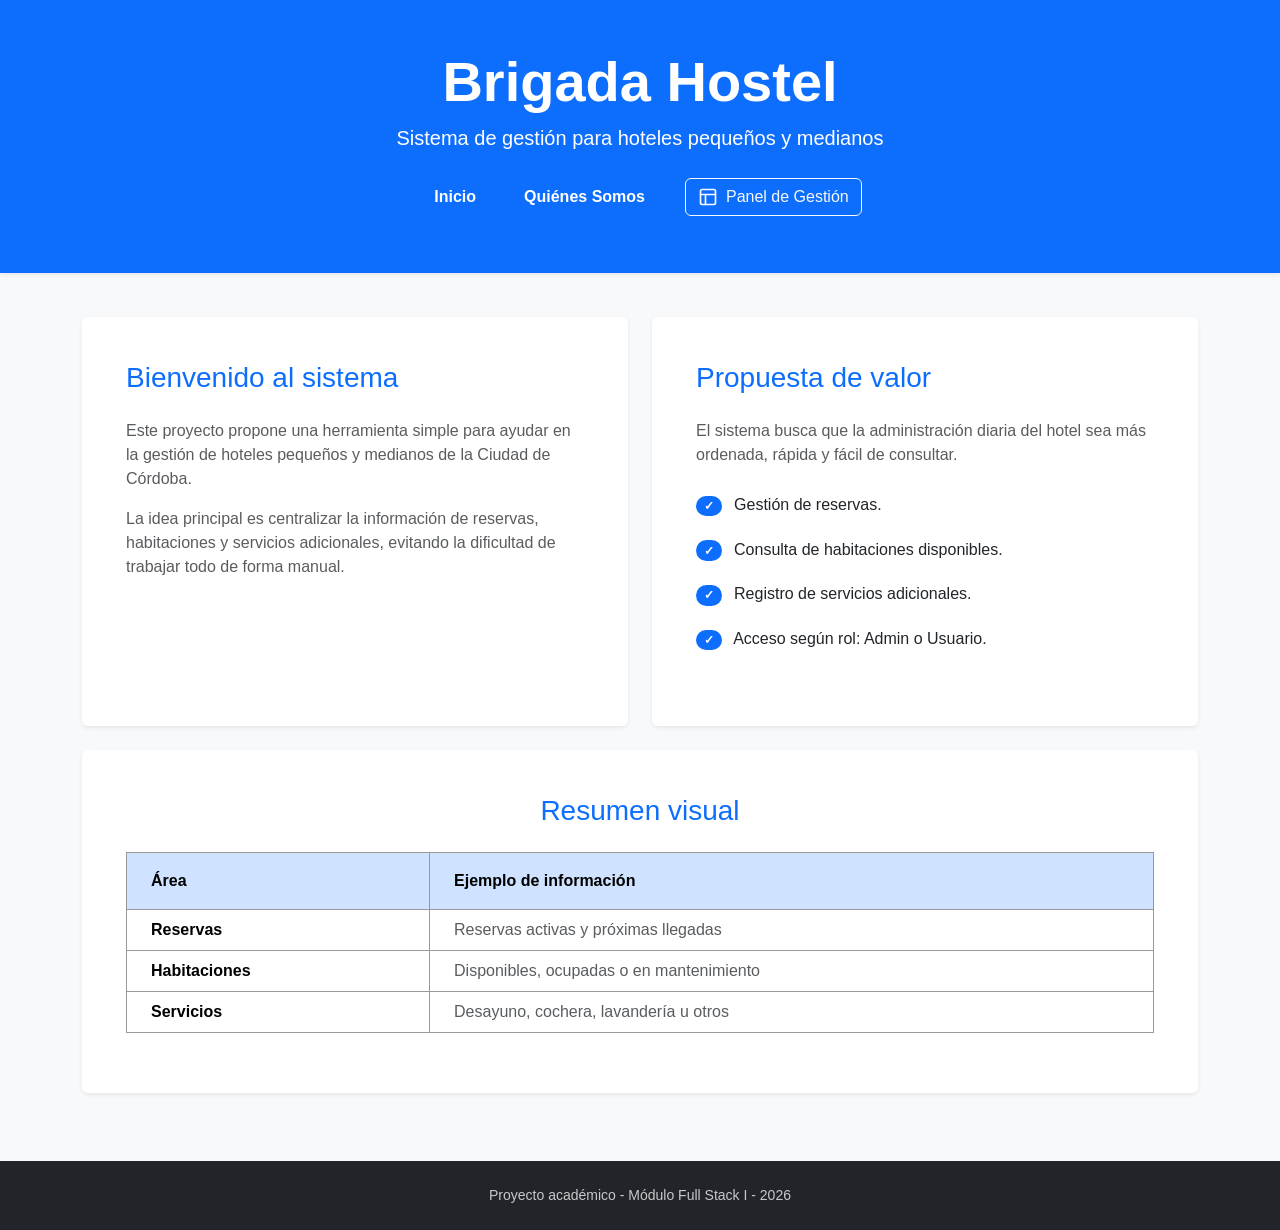
<file: prototipo/pages/index.html>
<!DOCTYPE html>
<html lang="es">
<head>
    <meta charset="UTF-8">
    <meta name="viewport" content="width=device-width, initial-scale=1.0">
    <title>Brigada Hostel - Inicio</title>
    <link rel="stylesheet" href="../style/estilos.css">
</head>
<body class="bg-light">

    <header class="bg-primary text-white text-center py-5 mb-4 shadow-sm">
        <div class="container">
            <h1 class="display-4 fw-bold">Brigada Hostel</h1>
            <p class="lead">Sistema de gestión para hoteles pequeños y medianos</p>

            <nav class="nav justify-content-center mt-3">
                <a class="nav-link text-white fw-semibold mx-2" href="../pages/index.html">Inicio</a>
                <a class="nav-link text-white fw-semibold mx-2" href="../pages/quienes-somos.html">Quiénes Somos</a>
                <a href="../pages/dashboard/dashboardauth/loginDashboard.html" class="btn btn-outline-light ms-lg-3 d-flex align-items-center" title="Panel de Gestión">
                    <svg width="20" height="20" viewBox="0 0 24 24" fill="none" stroke="currentColor" stroke-width="2" stroke-linecap="round" stroke-linejoin="round" class="me-2">
                        <rect x="3" y="3" width="18" height="18" rx="2" ry="2"></rect>
                        <line x1="3" y1="9" x2="21" y2="9"></line>
                        <line x1="9" y1="21" x2="9" y2="9"></line>
                    </svg>
                    Panel de Gestión
                </a>
            </nav>
        </div>
    </header>

    <main class="container mb-5">
        <div class="row g-4">
            <div class="col-md-6">
                <section class="card h-100 shadow-sm border-0">
                    <div class="card-body p-4">
                        <h2 class="card-title h3 mb-4 text-primary">Bienvenido al sistema</h2>
                        <p class="card-text text-muted">
                            Este proyecto propone una herramienta simple para ayudar en la gestión de hoteles
                            pequeños y medianos de la Ciudad de Córdoba.
                        </p>
                        <p class="card-text text-muted">
                            La idea principal es centralizar la información de reservas, habitaciones y servicios
                            adicionales, evitando la dificultad de trabajar todo de forma manual.
                        </p>
                    </div>
                </section>
            </div>

            <div class="col-md-6">
                <section class="card h-100 shadow-sm border-0">
                    <div class="card-body p-4">
                        <h2 class="card-title h3 mb-4 text-primary">Propuesta de valor</h2>
                        <p class="card-text text-muted">
                            El sistema busca que la administración diaria del hotel sea más ordenada,
                            rápida y fácil de consultar.
                        </p>

                        <ul class="list-group list-group-flush mt-3">
                            <li class="list-group-item bg-transparent border-0 px-0">
                                <span class="badge bg-primary rounded-pill me-2">✓</span> Gestión de reservas.
                            </li>
                            <li class="list-group-item bg-transparent border-0 px-0">
                                <span class="badge bg-primary rounded-pill me-2">✓</span> Consulta de habitaciones disponibles.
                            </li>
                            <li class="list-group-item bg-transparent border-0 px-0">
                                <span class="badge bg-primary rounded-pill me-2">✓</span> Registro de servicios adicionales.
                            </li>
                            <li class="list-group-item bg-transparent border-0 px-0">
                                <span class="badge bg-primary rounded-pill me-2">✓</span> Acceso según rol: Admin o Usuario.
                            </li>
                        </ul>
                    </div>
                </section>
            </div>

            <div class="col-12">
                <section class="card shadow-sm border-0">
                    <div class="card-body p-4">
                        <h2 class="card-title h3 mb-4 text-primary text-center">Resumen visual</h2>

                        <div class="table-responsive mt-4">
                            <table class="table table-hover align-middle">
                                <thead class="table-primary">
                                    <tr>
                                        <th scope="col" class="py-3 px-4">Área</th>
                                        <th scope="col" class="py-3 px-4">Ejemplo de información</th>
                                    </tr>
                                </thead>
                                <tbody>
                                    <tr>
                                        <td class="fw-bold px-4">Reservas</td>
                                        <td class="text-muted px-4">Reservas activas y próximas llegadas</td>
                                    </tr>
                                    <tr>
                                        <td class="fw-bold px-4">Habitaciones</td>
                                        <td class="text-muted px-4">Disponibles, ocupadas o en mantenimiento</td>
                                    </tr>
                                    <tr>
                                        <td class="fw-bold px-4">Servicios</td>
                                        <td class="text-muted px-4">Desayuno, cochera, lavandería u otros</td>
                                    </tr>
                                </tbody>
                            </table>
                        </div>
                    </div>
                </section>
            </div>
        </div>
    </main>

    <footer class="bg-dark text-white text-center py-4 mt-auto">
        <div class="container">
            <p class="mb-0 opacity-75 small">Proyecto académico - Módulo Full Stack I - 2026</p>
        </div>
    </footer>

</body>
</html>
</file>
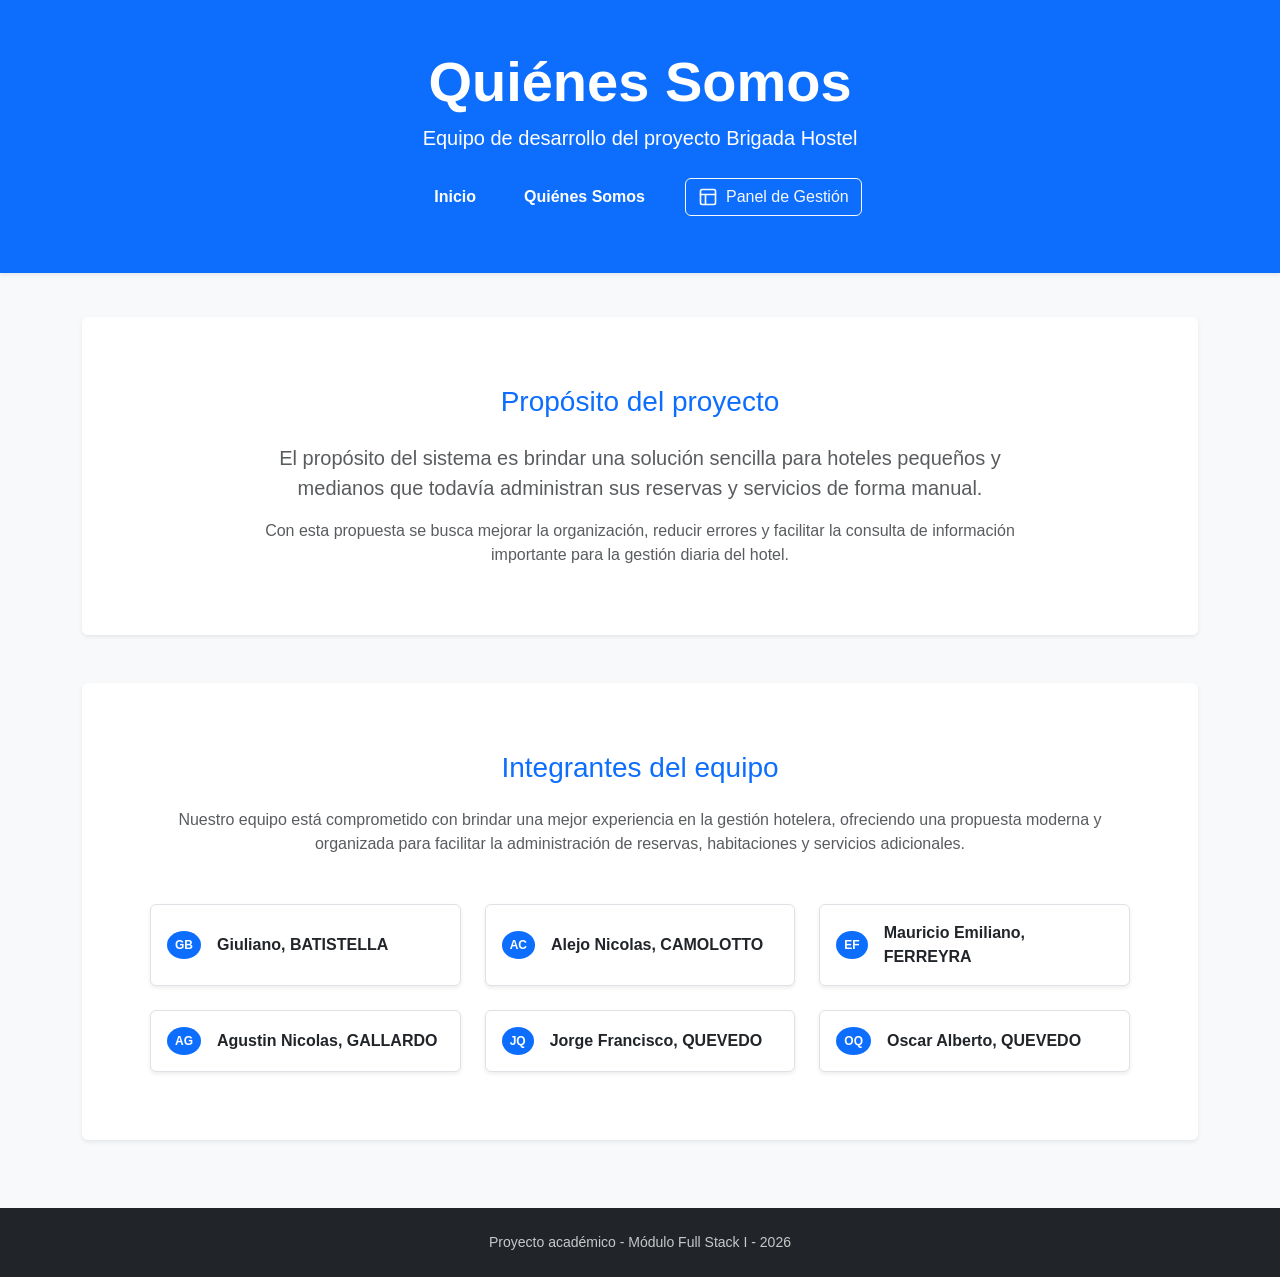
<file: prototipo/pages/quienes-somos.html>
<!DOCTYPE html>
<html lang="es">
<head>
    <meta charset="UTF-8">
    <meta name="viewport" content="width=device-width, initial-scale=1.0">
    <title>Brigada Hostel - Quiénes Somos</title>
    <link rel="stylesheet" href="../style/estilos.css">
</head>
<body class="bg-light">

    <header class="bg-primary text-white text-center py-5 mb-4 shadow-sm">
        <div class="container">
            <h1 class="display-4 fw-bold">Quiénes Somos</h1>
            <p class="lead">Equipo de desarrollo del proyecto Brigada Hostel</p>

            <nav class="nav justify-content-center mt-3">
                <a class="nav-link text-white fw-semibold mx-2" href="../pages/index.html">Inicio</a>
                <a class="nav-link text-white fw-semibold mx-2" href="../pages/quienes-somos.html">Quiénes Somos</a>
                <a href="../pages/dashboard/dashboardauth/loginDashboard.html" class="btn btn-outline-light ms-lg-3 d-flex align-items-center" title="Panel de Gestión">
                    <svg width="20" height="20" viewBox="0 0 24 24" fill="none" stroke="currentColor" stroke-width="2" stroke-linecap="round" stroke-linejoin="round" class="me-2">
                        <rect x="3" y="3" width="18" height="18" rx="2" ry="2"></rect>
                        <line x1="3" y1="9" x2="21" y2="9"></line>
                        <line x1="9" y1="21" x2="9" y2="9"></line>
                    </svg>
                    Panel de Gestión
                </a>
            </nav>
        </div>
    </header>

    <main class="container mb-5">
        <div class="row g-4">
            <div class="col-lg-12">
                <section class="card shadow-sm border-0 mb-4">
                    <div class="card-body p-4 p-md-5 text-center">
                        <h2 class="card-title h3 mb-4 text-primary">Propósito del proyecto</h2>
                        <p class="card-text text-muted lead mx-auto" style="max-width: 800px;">
                            El propósito del sistema es brindar una solución sencilla para hoteles pequeños
                            y medianos que todavía administran sus reservas y servicios de forma manual.
                        </p>
                        <p class="card-text text-muted mx-auto mt-3" style="max-width: 800px;">
                            Con esta propuesta se busca mejorar la organización, reducir errores y facilitar
                            la consulta de información importante para la gestión diaria del hotel.
                        </p>
                    </div>
                </section>
            </div>

            <div class="col-lg-12">
                <section class="card shadow-sm border-0">
                    <div class="card-body p-4 p-md-5">
                        <h2 class="card-title h3 mb-4 text-primary text-center">Integrantes del equipo</h2>
                        <p class="text-center text-muted mb-5">
                            Nuestro equipo está comprometido con brindar una mejor experiencia en la gestión hotelera, ofreciendo una propuesta moderna y organizada para facilitar la administración de reservas, habitaciones y servicios adicionales.
                        </p>

                        <div class="row row-cols-1 row-cols-md-2 row-cols-lg-3 g-4">
                            <div class="col">
                                <div class="p-3 border rounded bg-white h-100 d-flex align-items-center shadow-sm">
                                    <div class="badge bg-primary rounded-circle p-2 me-3">GB</div>
                                    <span class="fw-bold text-dark">Giuliano, BATISTELLA</span>
                                </div>
                            </div>
                            <div class="col">
                                <div class="p-3 border rounded bg-white h-100 d-flex align-items-center shadow-sm">
                                    <div class="badge bg-primary rounded-circle p-2 me-3">AC</div>
                                    <span class="fw-bold text-dark">Alejo Nicolas, CAMOLOTTO</span>
                                </div>
                            </div>
                            <div class="col">
                                <div class="p-3 border rounded bg-white h-100 d-flex align-items-center shadow-sm">
                                    <div class="badge bg-primary rounded-circle p-2 me-3">EF</div>
                                    <span class="fw-bold text-dark">Mauricio Emiliano, FERREYRA</span>
                                </div>
                            </div>
                            <div class="col">
                                <div class="p-3 border rounded bg-white h-100 d-flex align-items-center shadow-sm">
                                    <div class="badge bg-primary rounded-circle p-2 me-3">AG</div>
                                    <span class="fw-bold text-dark">Agustin Nicolas, GALLARDO</span>
                                </div>
                            </div>
                            <div class="col">
                                <div class="p-3 border rounded bg-white h-100 d-flex align-items-center shadow-sm">
                                    <div class="badge bg-primary rounded-circle p-2 me-3">JQ</div>
                                    <span class="fw-bold text-dark">Jorge Francisco, QUEVEDO</span>
                                </div>
                            </div>
                            <div class="col">
                                <div class="p-3 border rounded bg-white h-100 d-flex align-items-center shadow-sm">
                                    <div class="badge bg-primary rounded-circle p-2 me-3">OQ</div>
                                    <span class="fw-bold text-dark">Oscar Alberto, QUEVEDO</span>
                                </div>
                            </div>
                        </div>
                    </div>
                </section>
            </div>
        </div>
    </main>

    <footer class="bg-dark text-white text-center py-4 mt-auto">
        <div class="container">
            <p class="mb-0 opacity-75 small">Proyecto académico - Módulo Full Stack I - 2026</p>
        </div>
    </footer>

</body>
</html>
</file>
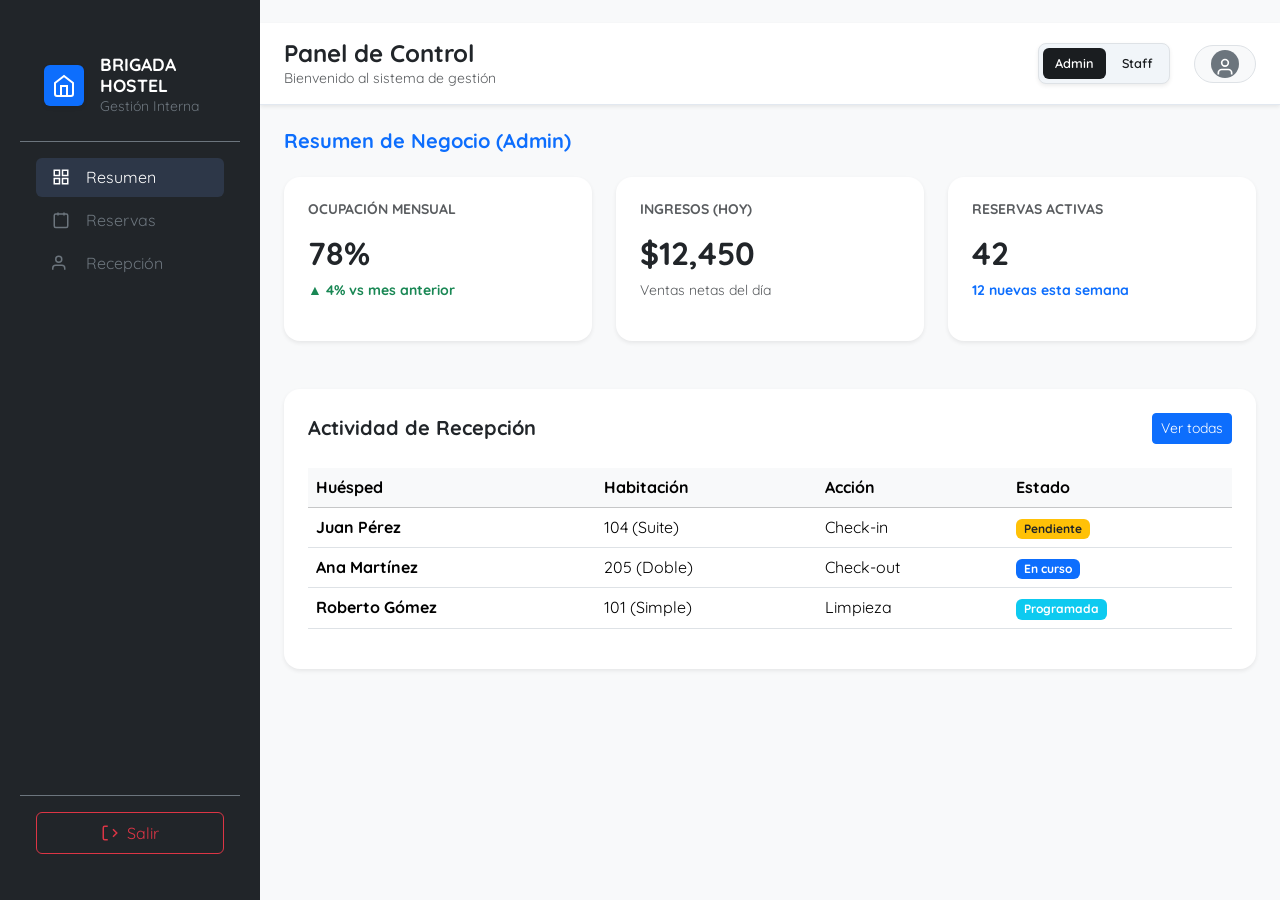
<file: prototipo/pages/dashboard/dashboard.html>
<!DOCTYPE html>
<html lang="es">
<head>
    <meta charset="UTF-8">
    <meta name="viewport" content="width=device-width, initial-scale=1.0">
    <title>Dashboard - Brigada Hostel</title>
    <link rel="stylesheet" href="../../style/dashboard.css">
    <style>
        /* Estilos específicos para el cambio de rol (Simulación CSS puro) */
        .role-admin-content, .role-staff-content { display: none; }
        #role-admin:checked ~ main .role-admin-content { display: block; }
        #role-staff:checked ~ main .role-staff-content { display: block; }
        
        /* Estilo para los botones de cambio de rol */
        .role-switcher {
            background: #f1f5f9;
            padding: 4px;
            border-radius: 8px;
            display: inline-flex;
            gap: 4px;
        }
        .role-btn {
            padding: 6px 12px;
            border-radius: 6px;
            cursor: pointer;
            font-size: 0.8rem;
            font-weight: 600;
            transition: all 0.2s;
        }
        #role-admin:checked ~ header .role-btn-admin,
        #role-staff:checked ~ header .role-btn-staff {
            background: var(--bg-sidebar);
            color: white;
        }
    </style>
</head>
<body class="bg-light">

    <!-- SELECTORES DE ROL (SÓLO CSS) -->
    <input type="radio" name="role-toggle" id="role-admin" checked hidden>
    <input type="radio" name="role-toggle" id="role-staff" hidden>

    <!-- CONTROL DE MENÚ MÓVIL -->
    <input type="checkbox" id="menu-cb" hidden>
    <label for="menu-cb" class="sidebar-overlay"></label>

    <!-- BARRA LATERAL (SIDEBAR) -->
    <aside class="bg-dark text-white">
        <div class="sidebar-brand p-4 border-bottom border-secondary">
            <div class="d-flex align-items-center gap-3">
                <div class="bg-primary p-2 rounded shadow-sm">
                    <svg width="24" height="24" viewBox="0 0 24 24" fill="none" stroke="white" stroke-width="2"><path d="M3 9l9-7 9 7v11a2 2 0 0 1-2 2H5a2 2 0 0 1-2-2z"></path><polyline points="9 22 9 12 15 12 15 22"></polyline></svg>
                </div>
                <div>
                    <h2 class="h6 mb-0 fw-bold text-uppercase">Brigada Hostel</h2>
                    <p class="small text-secondary mb-0">Gestión Interna</p>
                </div>
            </div>
        </div>
        <nav class="p-3">
            <ul class="nav flex-column gap-1">
                <li class="nav-item"><a href="dashboard.html" class="nav-link active rounded d-flex align-items-center gap-3"><svg width="18" height="18" viewBox="0 0 24 24" fill="none" stroke="currentColor" stroke-width="2"><rect x="3" y="3" width="7" height="7"></rect><rect x="14" y="3" width="7" height="7"></rect><rect x="14" y="14" width="7" height="7"></rect><rect x="3" y="14" width="7" height="7"></rect></svg> Resumen</a></li>
                <li class="nav-item"><a href="dashboardpages/reservas.html" class="nav-link text-secondary rounded d-flex align-items-center gap-3"><svg width="18" height="18" viewBox="0 0 24 24" fill="none" stroke="currentColor" stroke-width="2"><rect x="3" y="4" width="18" height="18" rx="2" ry="2"></rect><line x1="16" y1="2" x2="16" y2="6"></line><line x1="8" y1="2" x2="8" y2="6"></line></svg> Reservas</a></li>
                <li class="nav-item"><a href="dashboardpages/recepcion.html" class="nav-link text-secondary rounded d-flex align-items-center gap-3"><svg width="18" height="18" viewBox="0 0 24 24" fill="none" stroke="currentColor" stroke-width="2"><path d="M17 21v-2a4 4 0 0 0-4-4H5a4 4 0 0 0-4 4v2"></path><circle cx="9" cy="7" r="4"></circle></svg> Recepción</a></li>
                <!-- Módulos sólo visibles para Admin en la simulación real, aquí simplificados -->
                <li class="nav-item role-admin-content"><a href="dashboardpages/metricas.html" class="nav-link text-secondary rounded d-flex align-items-center gap-3"><svg width="18" height="18" viewBox="0 0 24 24" fill="none" stroke="currentColor" stroke-width="2"><line x1="18" y1="20" x2="18" y2="10"></line><line x1="12" y1="20" x2="12" y2="4"></line></svg> Métricas</a></li>
            </ul>
        </nav>
        <div class="sidebar-footer p-3 border-top border-secondary mt-auto">
            <a href="dashboardauth/loginDashboard.html" class="btn btn-outline-danger w-100 d-flex align-items-center justify-content-center gap-2 py-2">
                <svg width="18" height="18" viewBox="0 0 24 24" fill="none" stroke="currentColor" stroke-width="2"><path d="M9 21H5a2 2 0 0 1-2-2V5a2 2 0 0 1 2-2h4"></path><polyline points="16 17 21 12 16 7"></polyline></svg>
                Salir
            </a>
        </div>
    </aside>

    <!-- ENCABEZADO (HEADER) -->
    <header class="bg-white shadow-sm px-4 py-3 d-flex align-items-center justify-content-between">
        <div class="d-flex align-items-center gap-3">
            <label for="menu-cb" class="btn btn-light d-lg-none">
                <svg width="24" height="24" viewBox="0 0 24 24" fill="none" stroke="currentColor" stroke-width="2"><line x1="3" y1="12" x2="21" y2="12"></line><line x1="3" y1="6" x2="21" y2="6"></line><line x1="3" y1="18" x2="21" y2="18"></line></svg>
            </label>
            <div>
                <h1 class="h4 mb-0 fw-bold text-dark">Panel de Control</h1>
                <p class="small text-muted mb-0">Bienvenido al sistema de gestión</p>
            </div>
        </div>

        <div class="d-flex align-items-center gap-4">
            <!-- SIMULACIÓN DE CAMBIO DE ROL -->
            <div class="role-switcher shadow-sm border">
                <label for="role-admin" class="role-btn role-btn-admin">Admin</label>
                <label for="role-staff" class="role-btn role-btn-staff">Staff</label>
            </div>

            <div class="user-info d-flex align-items-center gap-2 px-3 py-1 bg-light rounded-pill border">
                <span class="fw-bold small role-admin-content text-primary">Administrador</span>
                <span class="fw-bold small role-staff-content text-success">Recepcionista</span>
                <div class="bg-secondary rounded-circle p-1" style="width: 28px; height: 28px;">
                    <svg width="100%" height="100%" viewBox="0 0 24 24" fill="none" stroke="white" stroke-width="2"><path d="M20 21v-2a4 4 0 0 0-4-4H8a4 4 0 0 0-4 4v2"></path><circle cx="12" cy="7" r="4"></circle></svg>
                </div>
            </div>
        </div>
    </header>

    <main class="p-4">
        
        <!-- CONTENIDO VISTA ADMINISTRADOR -->
        <div class="role-admin-content animate-fade">
            <h2 class="h5 fw-bold mb-4 text-primary">Resumen de Negocio (Admin)</h2>
            <div class="row g-4 mb-4">
                <div class="col-md-4">
                    <div class="card border-0 shadow-sm p-4 h-100 bg-white">
                        <h3 class="small fw-bold text-muted text-uppercase mb-3">Ocupación Mensual</h3>
                        <div class="h2 fw-bold">78%</div>
                        <p class="small text-success fw-bold">▲ 4% vs mes anterior</p>
                    </div>
                </div>
                <div class="col-md-4">
                    <div class="card border-0 shadow-sm p-4 h-100 bg-white">
                        <h3 class="small fw-bold text-muted text-uppercase mb-3">Ingresos (Hoy)</h3>
                        <div class="h2 fw-bold">$12,450</div>
                        <p class="small text-muted">Ventas netas del día</p>
                    </div>
                </div>
                <div class="col-md-4">
                    <div class="card border-0 shadow-sm p-4 h-100 bg-white">
                        <h3 class="small fw-bold text-muted text-uppercase mb-3">Reservas Activas</h3>
                        <div class="h2 fw-bold">42</div>
                        <p class="small text-primary fw-bold">12 nuevas esta semana</p>
                    </div>
                </div>
            </div>
        </div>

        <!-- CONTENIDO VISTA STAFF / RECEPCIÓN -->
        <div class="role-staff-content animate-fade">
            <h2 class="h5 fw-bold mb-4 text-success">Operativa del Día (Staff)</h2>
            <div class="row g-4 mb-4">
                <div class="col-md-4">
                    <div class="card border-0 shadow-sm p-4 h-100 bg-white border-start border-4 border-primary">
                        <h3 class="small fw-bold text-muted text-uppercase mb-3">Check-ins Pendientes</h3>
                        <div class="h2 fw-bold">5</div>
                        <p class="small text-muted">Llegadas esperadas hoy</p>
                    </div>
                </div>
                <div class="col-md-4">
                    <div class="card border-0 shadow-sm p-4 h-100 bg-white border-start border-4 border-warning">
                        <h3 class="small fw-bold text-muted text-uppercase mb-3">Limpieza Pendiente</h3>
                        <div class="h2 fw-bold">3</div>
                        <p class="small text-danger fw-bold">Habitaciones por preparar</p>
                    </div>
                </div>
                <div class="col-md-4">
                    <div class="card border-0 shadow-sm p-4 h-100 bg-white border-start border-4 border-info">
                        <h3 class="small fw-bold text-muted text-uppercase mb-3">Disponibles</h3>
                        <div class="h2 fw-bold">4</div>
                        <p class="small text-info fw-bold">Listas para check-in</p>
                    </div>
                </div>
            </div>
        </div>

        <!-- SECCIÓN COMÚN: LISTADO DE ACTIVIDAD -->
        <div class="row g-4 mt-2">
            <div class="col-12">
                <section class="card border-0 shadow-sm p-4 bg-white">
                    <div class="d-flex justify-content-between align-items-center mb-4">
                        <h2 class="h5 fw-bold mb-0">Actividad de Recepción</h2>
                        <a href="dashboardpages/reservas.html" class="btn btn-sm btn-primary">Ver todas</a>
                    </div>
                    <div class="table-responsive">
                        <table class="table table-hover align-middle">
                            <thead class="table-light">
                                <tr>
                                    <th>Huésped</th>
                                    <th>Habitación</th>
                                    <th>Acción</th>
                                    <th>Estado</th>
                                </tr>
                            </thead>
                            <tbody>
                                <tr>
                                    <td class="fw-bold">Juan Pérez</td>
                                    <td>104 (Suite)</td>
                                    <td>Check-in</td>
                                    <td><span class="badge bg-warning text-dark">Pendiente</span></td>
                                </tr>
                                <tr>
                                    <td class="fw-bold">Ana Martínez</td>
                                    <td>205 (Doble)</td>
                                    <td>Check-out</td>
                                    <td><span class="badge bg-primary">En curso</span></td>
                                </tr>
                                <tr>
                                    <td class="fw-bold">Roberto Gómez</td>
                                    <td>101 (Simple)</td>
                                    <td>Limpieza</td>
                                    <td><span class="badge bg-info">Programada</span></td>
                                </tr>
                            </tbody>
                        </table>
                    </div>
                </section>
            </div>
        </div>

    </main>

</body>
</html>
</file>
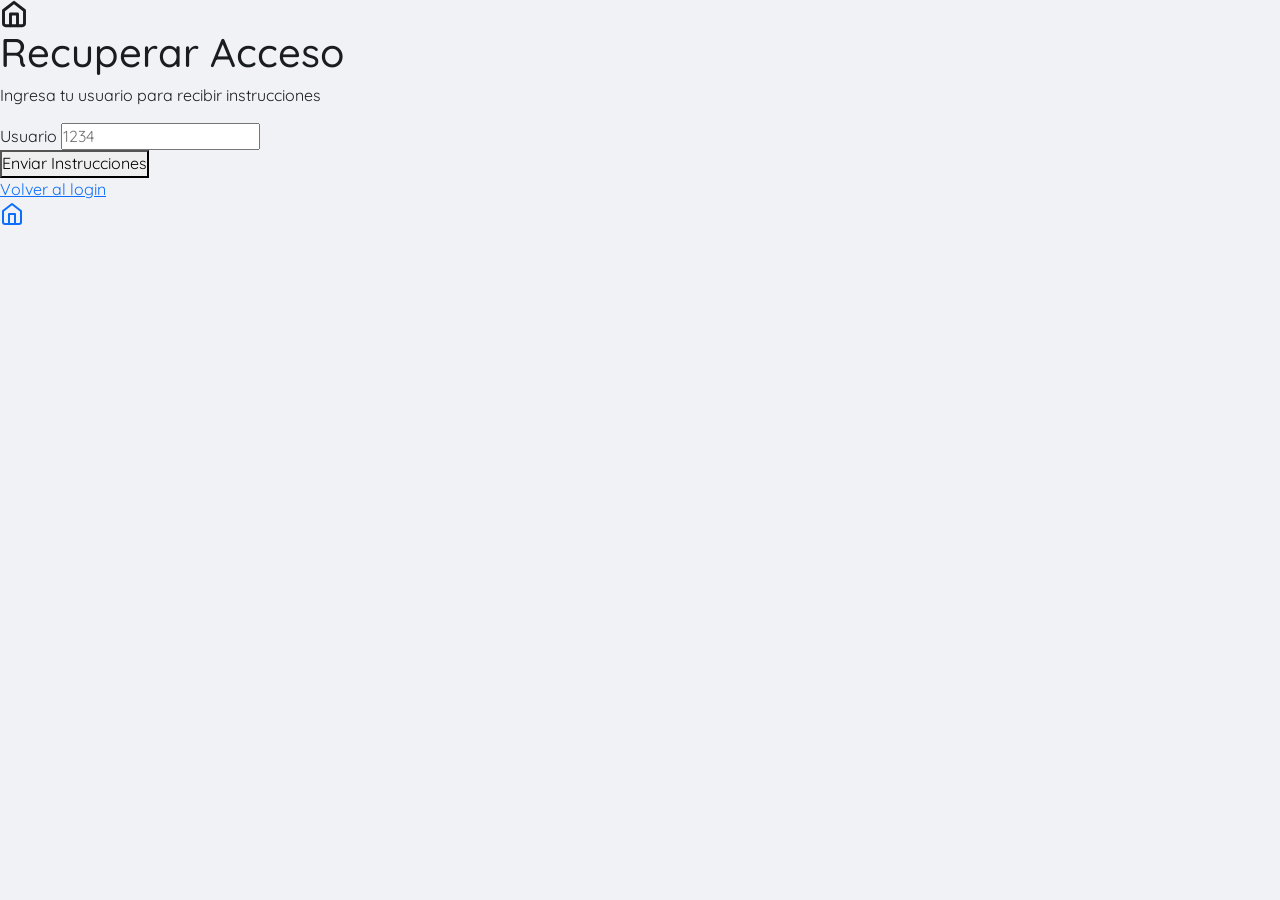
<file: prototipo/pages/dashboard/dashboardauth/forgotPassword.html>
<!DOCTYPE html>
<html lang="es">
<head>
    <meta charset="UTF-8">
    <meta name="viewport" content="width=device-width, initial-scale=1.0">
    <title>Recuperar Contraseña - Brigada Hostel</title>
    <link rel="stylesheet" href="../../../style/dashboard.css">
</head>
<body class="auth-body">
    <!-- CONTENEDOR PRINCIPAL: Centra la tarjeta de recuperación en pantalla -->
    <div class="auth-wrapper">
        <div class="auth-card">
            <!-- IDENTIDAD VISUAL: Logo corporativo de Brigada Hostel -->
            <div class="brand-logo">
                <svg width="28" height="28" viewBox="0 0 24 24" fill="none" stroke="currentColor" stroke-width="2.5" stroke-linecap="round" stroke-linejoin="round">
                    <path d="M3 9l9-7 9 7v11a2 2 0 0 1-2 2H5a2 2 0 0 1-2-2z"></path>
                    <polyline points="9 22 9 12 15 12 15 22"></polyline>
                </svg>
            </div>

            <!-- ENCABEZADO: Título y breve instrucción para el usuario -->
            <div class="auth-header">
                <h1>Recuperar Acceso</h1>
                <p>Ingresa tu usuario para recibir instrucciones</p>
            </div>

            <!-- FORMULARIO DE RECUPERACIÓN: Acción simulada que redirige al login tras "enviar" -->
            <form action="loginDashboard.html">
                <div class="form-group">
                    <label class="auth-label">Usuario</label>
                    <input type="text" class="input-field" placeholder="1234" required>
                </div>
                <!-- BOTÓN DE ACCIÓN: Dispara el proceso de envío de instrucciones -->
                <button type="submit" class="btn-submit mt-24">
                    Enviar Instrucciones
                </button>
            </form>

            <!-- NAVEGACIÓN SECUNDARIA: Permite retornar al flujo de inicio de sesión -->
            <div class="auth-footer"><a href="loginDashboard.html">Volver al login</a></div>
        </div>
    </div>

    <!-- ACCESO RÁPIDO: Botón flotante para regresar al sitio web público -->
    <a href="../../index.html" class="back-home" title="Volver al inicio">
        <svg width="24" height="24" viewBox="0 0 24 24" fill="none" stroke="currentColor" stroke-width="2" stroke-linecap="round" stroke-linejoin="round">
            <path d="M3 9l9-7 9 7v11a2 2 0 0 1-2 2H5a2 2 0 0 1-2-2z"></path>
            <polyline points="9 22 9 12 15 12 15 22"></polyline>
        </svg>
    </a>
</body>
</html>
</file>
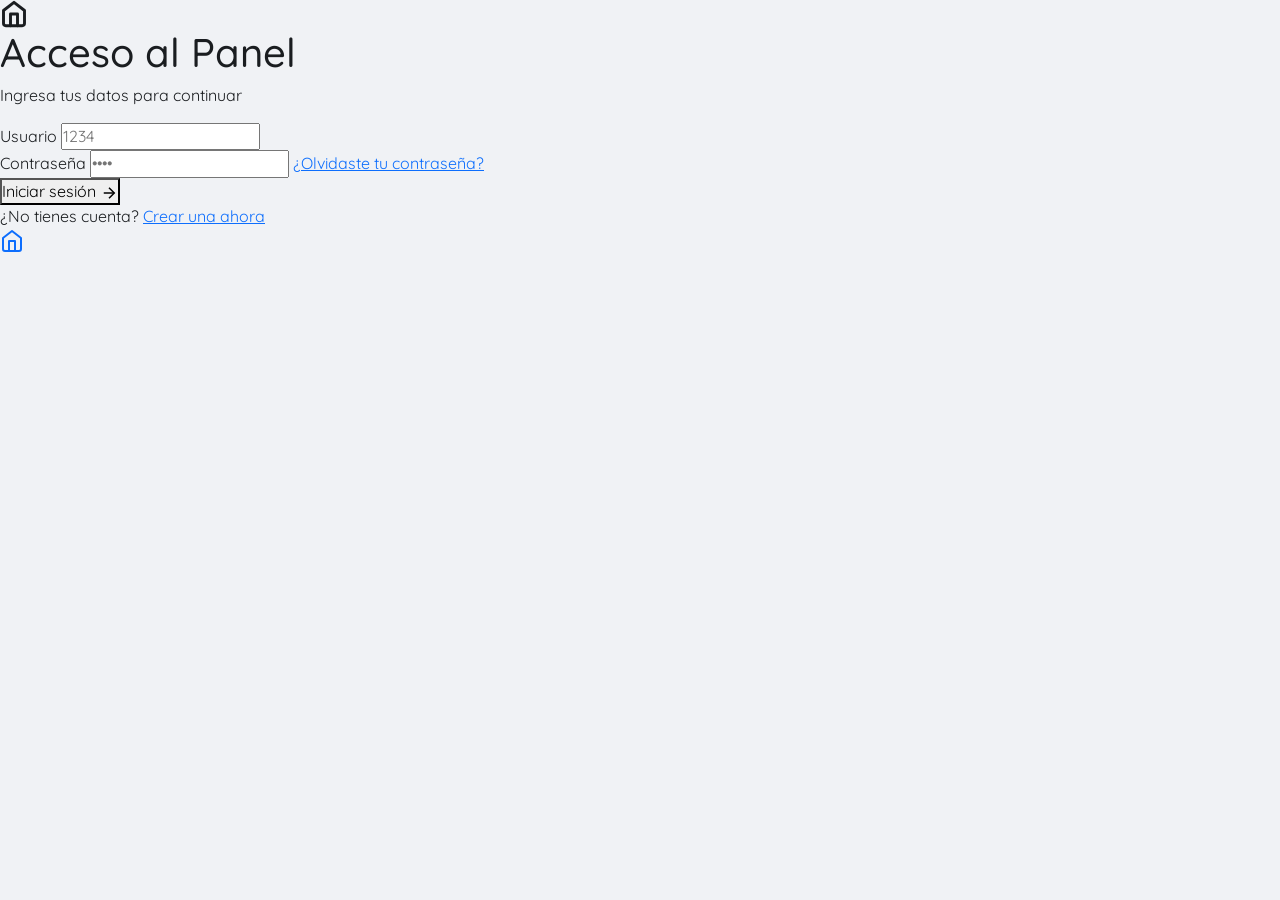
<file: prototipo/pages/dashboard/dashboardauth/loginDashboard.html>
<!DOCTYPE html>
<html lang="es">
<head>
    <meta charset="UTF-8">
    <meta name="viewport" content="width=device-width, initial-scale=1.0">
    <title>Dashboard - Login</title>
    <link rel="stylesheet" href="../../../style/dashboard.css">
</head>
<body class="auth-body">
    <!-- CONTENEDOR PRINCIPAL DE AUTENTICACIÓN (Caso de Uso: Iniciar/Registrar Sesion.)-->
    <div class="auth-wrapper">
        <div class="auth-card">
            <!-- LOGO DE LA MARCA -->
            <div class="brand-logo">
                <svg width="28" height="28" viewBox="0 0 24 24" fill="none" stroke="currentColor" stroke-width="2.5" stroke-linecap="round" stroke-linejoin="round">
                    <path d="M3 9l9-7 9 7v11a2 2 0 0 1-2 2H5a2 2 0 0 1-2-2z"></path>
                    <polyline points="9 22 9 12 15 12 15 22"></polyline>
                </svg>
            </div>

            <!-- ENCABEZADO DE LA TARJETA -->
            <div class="auth-header">
                <h1>Acceso al Panel</h1>
                <p>Ingresa tus datos para continuar</p>
            </div>

            <!-- FORMULARIO DE ACCESO -->
            <form action="../dashboard.html">
                <div class="form-group">
                    <label class="auth-label">Usuario</label>
                    <input type="text" class="input-field" placeholder="1234" pattern="1234" title="Ingresa 1234" required>
                </div>
                <div class="form-group mt-20">
                    <label class="auth-label">Contraseña</label>
                    <input type="password" class="input-field" placeholder="••••" pattern="1234" title="Ingresa 1234" required>
                    <a href="forgotPassword.html" class="forgot-password">¿Olvidaste tu contraseña?</a>
                </div>
                <button type="submit" class="btn-submit mt-24">
                    Iniciar sesión 
                    <svg width="18" height="18" viewBox="0 0 24 24" fill="none" stroke="currentColor" stroke-width="2">
                        <line x1="5" y1="12" x2="19" y2="12"></line>
                        <polyline points="12 5 19 12 12 19"></polyline>
                    </svg>
                </button>
            </form>

            <!-- PIE DE PÁGINA DE LA TARJETA -->
            <div class="auth-footer">¿No tienes cuenta? <a href="signupDashboard.html">Crear una ahora</a></div>
        </div>
    </div>

    <!-- BOTÓN PARA VOLVER AL HOME -->
    <a href="../../index.html" class="back-home" title="Volver al inicio">
        <svg width="24" height="24" viewBox="0 0 24 24" fill="none" stroke="currentColor" stroke-width="2" stroke-linecap="round" stroke-linejoin="round">
            <path d="M3 9l9-7 9 7v11a2 2 0 0 1-2 2H5a2 2 0 0 1-2-2z"></path>
            <polyline points="9 22 9 12 15 12 15 22"></polyline>
        </svg>
    </a>
</body>
</html>
</file>
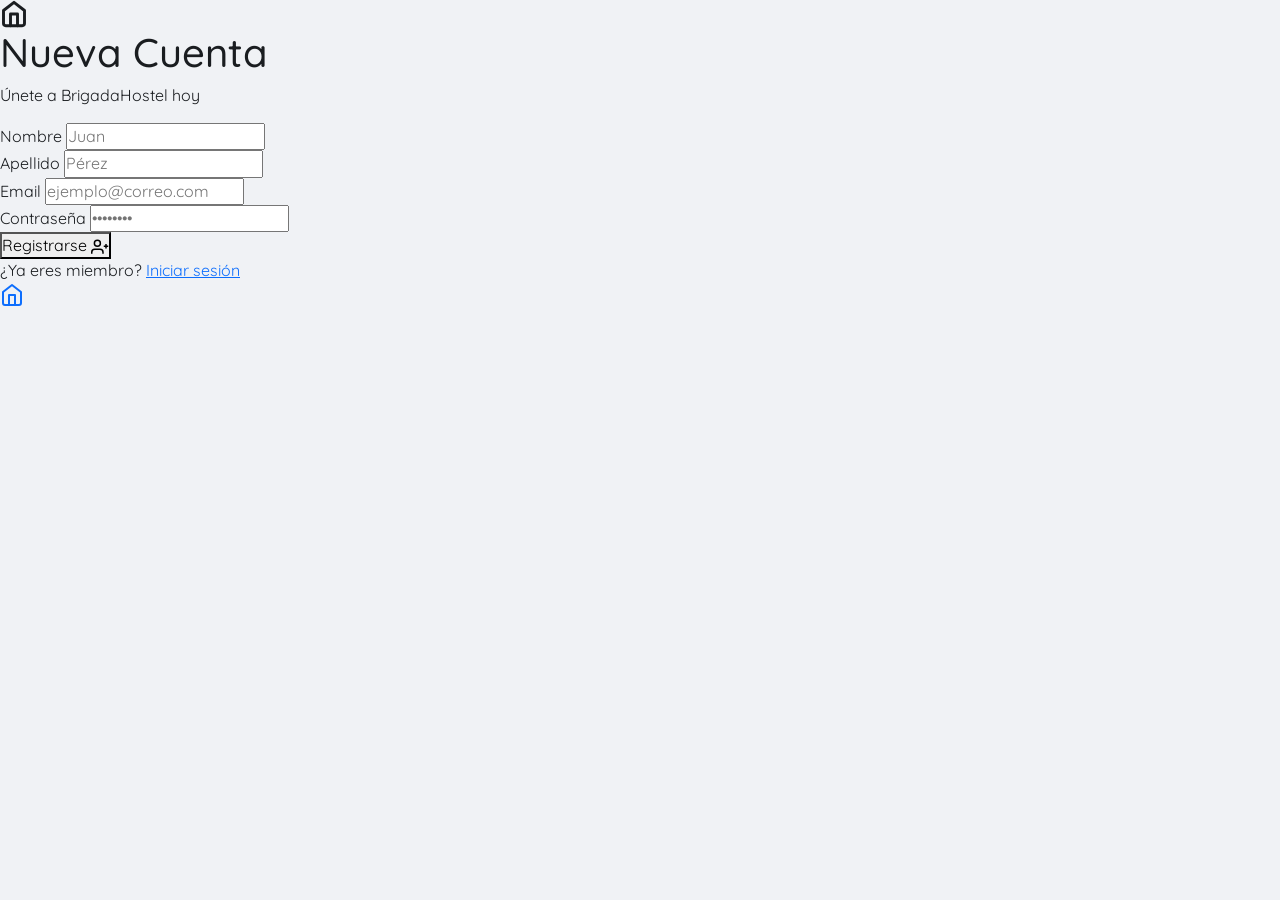
<file: prototipo/pages/dashboard/dashboardauth/signupDashboard.html>
<!DOCTYPE html>
<html lang="es">
<head>
    <meta charset="UTF-8">
    <meta name="viewport" content="width=device-width, initial-scale=1.0">
    <title>Dashboard - Singup</title>
    <link rel="stylesheet" href="../../../style/dashboard.css">
</head>
<body class="auth-body">
    <!-- CONTENEDOR PRINCIPAL DE AUTENTICACIÓN (Caso de Uso: Iniciar/Registrar Sesion.)-->
    <div class="auth-wrapper">
        <div class="auth-card">
            <!-- LOGO DE LA MARCA -->
            <div class="brand-logo">
                <svg width="28" height="28" viewBox="0 0 24 24" fill="none" stroke="currentColor" stroke-width="2.5" stroke-linecap="round" stroke-linejoin="round">
                    <path d="M3 9l9-7 9 7v11a2 2 0 0 1-2 2H5a2 2 0 0 1-2-2z"></path>
                    <polyline points="9 22 9 12 15 12 15 22"></polyline>
                </svg>
            </div>

            <!-- ENCABEZADO DE LA TARJETA -->
            <div class="auth-header">
                <h1>Nueva Cuenta</h1>
                <p>Únete a BrigadaHostel hoy</p>
            </div>

            <!-- FORMULARIO DE REGISTRO -->
            <form action="loginDashboard.html">
                <div class="form-grid-2">
                    <div class="form-group">
                        <label class="auth-label">Nombre</label>
                        <input type="text" class="input-field" placeholder="Juan" required>
                    </div>
                    <div class="form-group">
                        <label class="auth-label">Apellido</label>
                        <input type="text" class="input-field" placeholder="Pérez" required>
                    </div>
                </div>
                <div class="form-group mt-20">
                    <label class="auth-label">Email</label>
                    <input type="email" class="input-field" placeholder="ejemplo@correo.com" required>
                </div>
                <div class="form-group mt-20">
                    <label class="auth-label">Contraseña</label>
                    <input type="password" class="input-field" placeholder="••••••••" required minlength="8">
                </div>
                <button type="submit" class="btn-submit mt-24">
                    Registrarse 
                    <svg width="18" height="18" viewBox="0 0 24 24" fill="none" stroke="currentColor" stroke-width="2">
                        <path d="M16 21v-2a4 4 0 0 0-4-4H5a4 4 0 0 0-4 4v2"></path>
                        <circle cx="8.5" cy="7" r="4"></circle>
                        <line x1="20" y1="8" x2="20" y2="14"></line>
                        <line x1="23" y1="11" x2="17" y2="11"></line>
                    </svg>
                </button>
            </form>

            <!-- PIE DE PÁGINA DE LA TARJETA -->
            <div class="auth-footer">¿Ya eres miembro? <a href="loginDashboard.html">Iniciar sesión</a></div>
        </div>
    </div>

    <!-- BOTÓN PARA VOLVER AL HOME -->
    <a href="../../index.html" class="back-home" title="Volver al inicio">
        <svg width="24" height="24" viewBox="0 0 24 24" fill="none" stroke="currentColor" stroke-width="2" stroke-linecap="round" stroke-linejoin="round">
            <path d="M3 9l9-7 9 7v11a2 2 0 0 1-2 2H5a2 2 0 0 1-2-2z"></path>
            <polyline points="9 22 9 12 15 12 15 22"></polyline>
        </svg>
    </a>
</body>
</html>
</file>
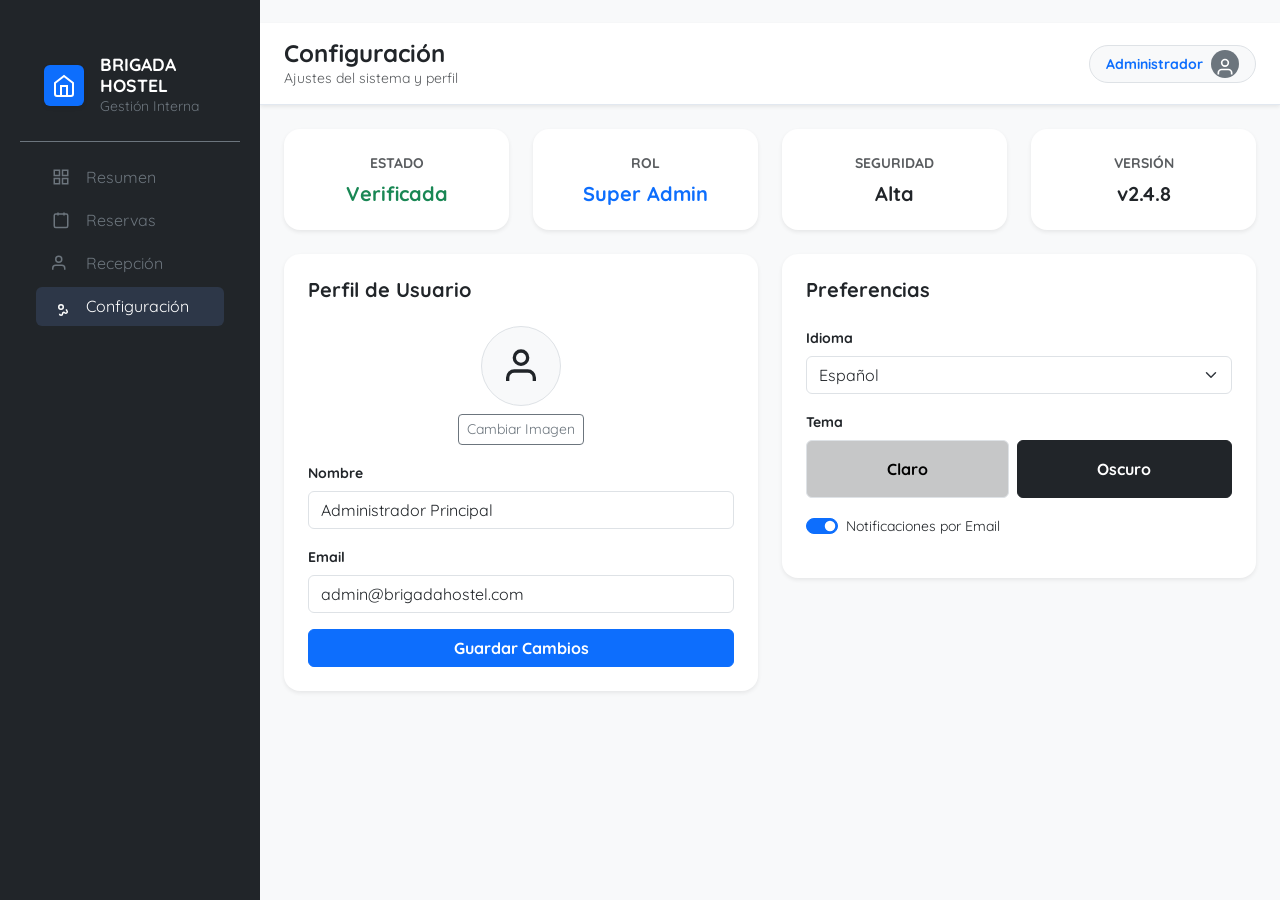
<file: prototipo/pages/dashboard/dashboardpages/configuracion.html>
<!DOCTYPE html>
<html lang="es">
<head>
    <meta charset="UTF-8">
    <meta name="viewport" content="width=device-width, initial-scale=1.0">
    <title>Configuración - Brigada Hostel</title>
    <link rel="stylesheet" href="../../../style/dashboard.css">
</head>
<body class="bg-light">

    <input type="checkbox" id="menu-cb" hidden>
    <label for="menu-cb" class="sidebar-overlay"></label>

    <aside class="bg-dark text-white">
        <div class="sidebar-brand p-4 border-bottom border-secondary">
            <div class="d-flex align-items-center gap-3">
                <div class="bg-primary p-2 rounded shadow-sm">
                    <svg width="24" height="24" viewBox="0 0 24 24" fill="none" stroke="white" stroke-width="2"><path d="M3 9l9-7 9 7v11a2 2 0 0 1-2 2H5a2 2 0 0 1-2-2z"></path><polyline points="9 22 9 12 15 12 15 22"></polyline></svg>
                </div>
                <div>
                    <h2 class="h6 mb-0 fw-bold text-uppercase">Brigada Hostel</h2>
                    <p class="small text-secondary mb-0">Gestión Interna</p>
                </div>
            </div>
        </div>
        <nav class="p-3">
            <ul class="nav flex-column gap-1">
                <li class="nav-item"><a href="../dashboard.html" class="nav-link text-secondary rounded d-flex align-items-center gap-3"><svg width="18" height="18" viewBox="0 0 24 24" fill="none" stroke="currentColor" stroke-width="2"><rect x="3" y="3" width="7" height="7"></rect><rect x="14" y="3" width="7" height="7"></rect><rect x="14" y="14" width="7" height="7"></rect><rect x="3" y="14" width="7" height="7"></rect></svg> Resumen</a></li>
                <li class="nav-item"><a href="reservas.html" class="nav-link text-secondary rounded d-flex align-items-center gap-3"><svg width="18" height="18" viewBox="0 0 24 24" fill="none" stroke="currentColor" stroke-width="2"><rect x="3" y="4" width="18" height="18" rx="2" ry="2"></rect><line x1="16" y1="2" x2="16" y2="6"></line><line x1="8" y1="2" x2="8" y2="6"></line></svg> Reservas</a></li>
                <li class="nav-item"><a href="recepcion.html" class="nav-link text-secondary rounded d-flex align-items-center gap-3"><svg width="18" height="18" viewBox="0 0 24 24" fill="none" stroke="currentColor" stroke-width="2"><path d="M17 21v-2a4 4 0 0 0-4-4H5a4 4 0 0 0-4 4v2"></path><circle cx="9" cy="7" r="4"></circle></svg> Recepción</a></li>
                <li class="nav-item"><a href="configuracion.html" class="nav-link active rounded d-flex align-items-center gap-3"><svg width="18" height="18" viewBox="0 0 24 24" fill="none" stroke="currentColor" stroke-width="2"><circle cx="12" cy="12" r="3"></circle><path d="M19.4 15a1.65 1.65 0 0 0 .33 1.82l.06.06a2 2 0 0 1 0 2.83 2 2 0 0 1-2.83 0l-.06-.06a1.65 1.65 0 0 0-1.82-.33 1.65 1.65 0 0 0-1 1.51V21a2 2 0 0 1-2 2 2 2 0 0 1-2-2v-.09"></path></svg> Configuración</a></li>
            </ul>
        </nav>
    </aside>

    <header class="bg-white shadow-sm px-4 py-3 d-flex align-items-center justify-content-between">
        <div class="d-flex align-items-center gap-3">
            <label for="menu-cb" class="btn btn-light d-lg-none">
                <svg width="24" height="24" viewBox="0 0 24 24" fill="none" stroke="currentColor" stroke-width="2"><line x1="3" y1="12" x2="21" y2="12"></line><line x1="3" y1="6" x2="21" y2="6"></line><line x1="3" y1="18" x2="21" y2="18"></line></svg>
            </label>
            <div>
                <h1 class="h4 mb-0 fw-bold text-dark">Configuración</h1>
                <p class="small text-muted mb-0">Ajustes del sistema y perfil</p>
            </div>
        </div>
        <div class="user-info d-flex align-items-center gap-2 px-3 py-1 bg-light rounded-pill border">
            <span class="fw-bold small text-primary">Administrador</span>
            <div class="bg-secondary rounded-circle p-1" style="width: 28px; height: 28px;">
                <svg width="100%" height="100%" viewBox="0 0 24 24" fill="none" stroke="white" stroke-width="2"><path d="M20 21v-2a4 4 0 0 0-4-4H8a4 4 0 0 0-4 4v2"></path><circle cx="12" cy="7" r="4"></circle></svg>
            </div>
        </div>
    </header>

    <main class="p-4">
        <div class="row g-4 mb-4">
            <div class="col-md-3">
                <div class="card border-0 shadow-sm p-4 text-center">
                    <p class="small fw-bold text-muted text-uppercase mb-2">Estado</p>
                    <div class="h5 fw-bold text-success mb-0">Verificada</div>
                </div>
            </div>
            <div class="col-md-3">
                <div class="card border-0 shadow-sm p-4 text-center">
                    <p class="small fw-bold text-muted text-uppercase mb-2">Rol</p>
                    <div class="h5 fw-bold text-primary mb-0">Super Admin</div>
                </div>
            </div>
            <div class="col-md-3">
                <div class="card border-0 shadow-sm p-4 text-center">
                    <p class="small fw-bold text-muted text-uppercase mb-2">Seguridad</p>
                    <div class="h5 fw-bold mb-0">Alta</div>
                </div>
            </div>
            <div class="col-md-3">
                <div class="card border-0 shadow-sm p-4 text-center">
                    <p class="small fw-bold text-muted text-uppercase mb-2">Versión</p>
                    <div class="h5 fw-bold mb-0">v2.4.8</div>
                </div>
            </div>
        </div>

        <div class="row g-4">
            <div class="col-lg-6">
                <section class="card border-0 shadow-sm p-4">
                    <h2 class="h5 fw-bold mb-4">Perfil de Usuario</h2>
                    <form>
                        <div class="mb-3 text-center">
                            <div class="bg-light rounded-circle d-inline-flex align-items-center justify-content-center border" style="width: 80px; height: 80px;">
                                <svg width="40" height="40" viewBox="0 0 24 24" fill="none" stroke="currentColor" stroke-width="2"><path d="M20 21v-2a4 4 0 0 0-4-4H8a4 4 0 0 0-4 4v2"></path><circle cx="12" cy="7" r="4"></circle></svg>
                            </div>
                            <div class="mt-2">
                                <button type="button" class="btn btn-sm btn-outline-secondary">Cambiar Imagen</button>
                            </div>
                        </div>
                        <div class="mb-3">
                            <label class="form-label small fw-bold">Nombre</label>
                            <input type="text" class="form-control" value="Administrador Principal">
                        </div>
                        <div class="mb-3">
                            <label class="form-label small fw-bold">Email</label>
                            <input type="email" class="form-control" value="admin@brigadahostel.com">
                        </div>
                        <button type="submit" class="btn btn-primary w-100 fw-bold">Guardar Cambios</button>
                    </form>
                </section>
            </div>

            <div class="col-lg-6">
                <section class="card border-0 shadow-sm p-4">
                    <h2 class="h5 fw-bold mb-4">Preferencias</h2>
                    <div class="mb-3">
                        <label class="form-label small fw-bold">Idioma</label>
                        <select class="form-select">
                            <option>Español</option>
                            <option>English</option>
                        </select>
                    </div>
                    <div class="mb-3">
                        <label class="form-label small fw-bold">Tema</label>
                        <div class="d-flex gap-2">
                            <button type="button" class="btn btn-light border flex-grow-1 py-3 fw-bold active">Claro</button>
                            <button type="button" class="btn btn-dark flex-grow-1 py-3 fw-bold">Oscuro</button>
                        </div>
                    </div>
                    <div class="form-check form-switch mb-3">
                        <input class="form-check-input" type="checkbox" id="notif1" checked>
                        <label class="form-check-label small" for="notif1">Notificaciones por Email</label>
                    </div>
                </section>
            </div>
        </div>
    </main>

</body>
</html>
</file>
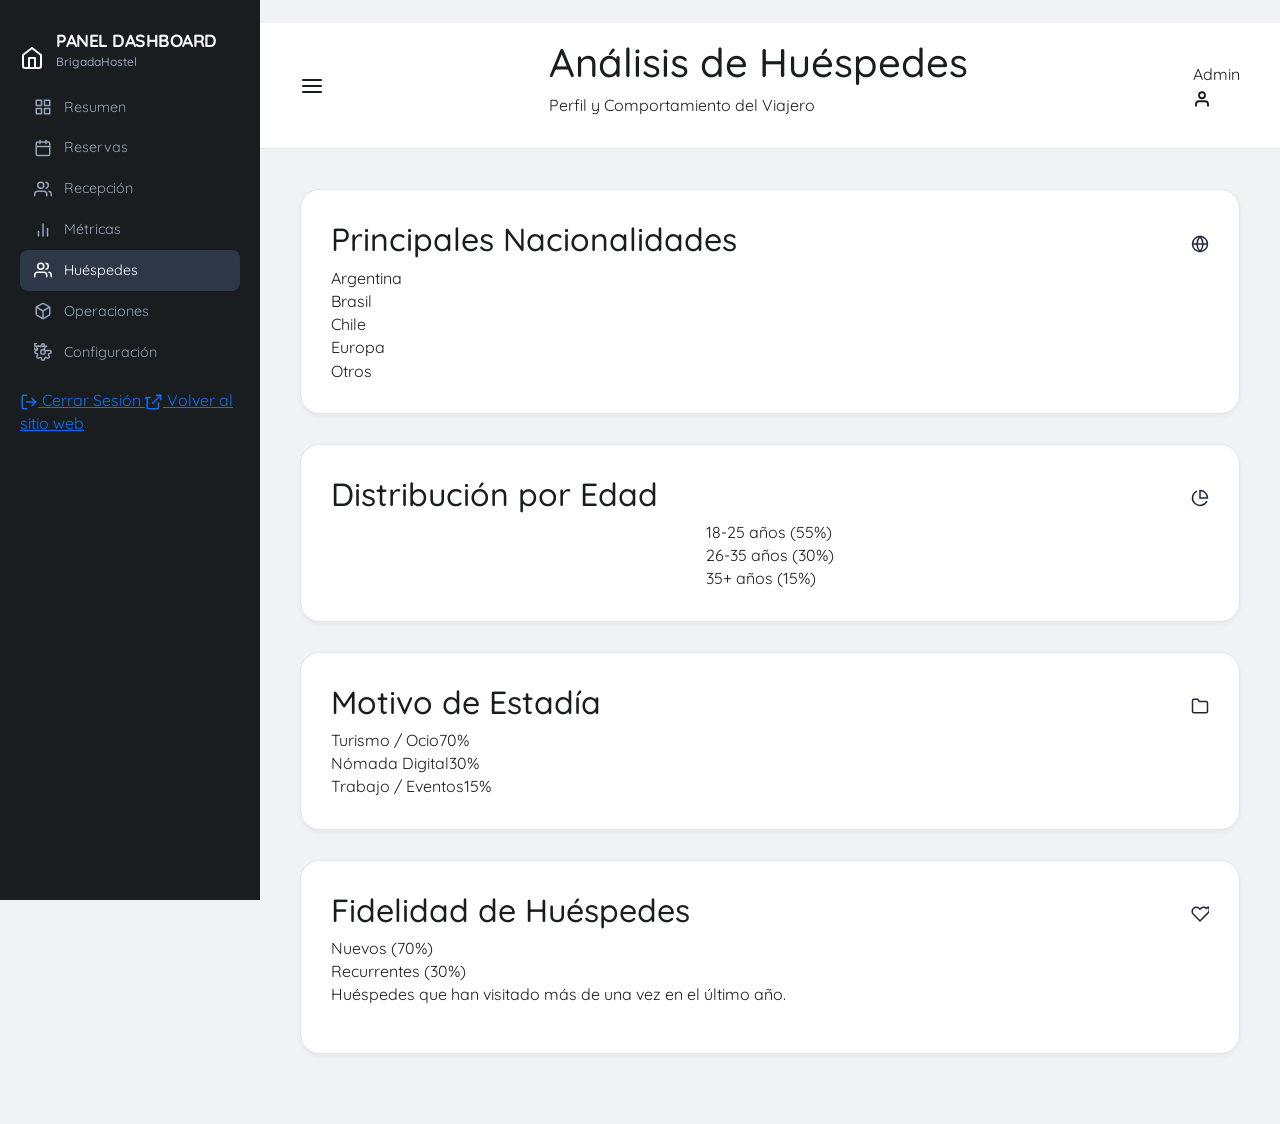
<file: prototipo/pages/dashboard/dashboardpages/huespedes.html>
<!DOCTYPE html>
<html lang="es">
<head>
    <meta charset="UTF-8">
    <meta name="viewport" content="width=device-width, initial-scale=1.0">
    <title>Análisis de Huéspedes - Dashboard</title>
    <link rel="stylesheet" href="../../../style/dashboard.css">
</head>
<body>

    <!-- CONTROL DE MENÚ MÓVIL (SÓLO CSS) -->
    <input type="checkbox" id="menu-cb" hidden>

    <!-- OVERLAY PARA MÓVIL -->
    <label for="menu-cb" class="sidebar-overlay"></label>

    <!-- BARRA LATERAL (SIDEBAR) -->
    <aside>
        <div class="sidebar-brand">
            <div class="flex-center gap-12" style="justify-content: flex-start;">
                <svg width="24" height="24" viewBox="0 0 24 24" fill="none" stroke="currentColor" stroke-width="2" stroke-linecap="round" stroke-linejoin="round"><path d="M3 9l9-7 9 7v11a2 2 0 0 1-2 2H5a2 2 0 0 1-2-2z"></path><polyline points="9 22 9 12 15 12 15 22"></polyline></svg>
                <div>
                    <h2 style="font-size: 1.1rem; font-weight: 800; text-transform: uppercase; margin-bottom: 2px; letter-spacing: -0.5px;">Panel Dashboard</h2>
                    <p style="font-size: 0.75rem; color: #94a3b8; font-weight: 500;">BrigadaHostel</p>
                </div>
            </div>
        </div>
        <nav>
            <ul>
                <li><a href="../dashboard.html"><svg width="18" height="18" viewBox="0 0 24 24" fill="none" stroke="currentColor" stroke-width="2" stroke-linecap="round" stroke-linejoin="round"><rect x="3" y="3" width="7" height="7"></rect><rect x="14" y="3" width="7" height="7"></rect><rect x="14" y="14" width="7" height="7"></rect><rect x="3" y="14" width="7" height="7"></rect></svg> Resumen</a></li>
                <li><a href="reservas.html"><svg width="18" height="18" viewBox="0 0 24 24" fill="none" stroke="currentColor" stroke-width="2" stroke-linecap="round" stroke-linejoin="round"><rect x="3" y="4" width="18" height="18" rx="2" ry="2"></rect><line x1="16" y1="2" x2="16" y2="6"></line><line x1="8" y1="2" x2="8" y2="6"></line><line x1="3" y1="10" x2="21" y2="10"></line></svg> Reservas</a></li>
                <li><a href="recepcion.html"><svg width="18" height="18" viewBox="0 0 24 24" fill="none" stroke="currentColor" stroke-width="2" stroke-linecap="round" stroke-linejoin="round"><path d="M17 21v-2a4 4 0 0 0-4-4H5a4 4 0 0 0-4 4v2"></path><circle cx="9" cy="7" r="4"></circle><path d="M23 21v-2a4 4 0 0 0-3-3.87"></path><path d="M16 3.13a4 4 0 0 1 0 7.75"></path></svg> Recepción</a></li>
                <li><a href="metricas.html"><svg width="18" height="18" viewBox="0 0 24 24" fill="none" stroke="currentColor" stroke-width="2" stroke-linecap="round" stroke-linejoin="round"><line x1="18" y1="20" x2="18" y2="10"></line><line x1="12" y1="20" x2="12" y2="4"></line><line x1="6" y1="20" x2="6" y2="14"></line></svg> Métricas</a></li>
                <li><a href="huespedes.html" class="active"><svg width="18" height="18" viewBox="0 0 24 24" fill="none" stroke="currentColor" stroke-width="2" stroke-linecap="round" stroke-linejoin="round"><path d="M17 21v-2a4 4 0 0 0-4-4H5a4 4 0 0 0-4 4v2"></path><circle cx="9" cy="7" r="4"></circle><path d="M23 21v-2a4 4 0 0 0-3-3.87"></path><path d="M16 3.13a4 4 0 0 1 0 7.75"></path></svg> Huéspedes</a></li>
                <li><a href="operaciones.html"><svg width="18" height="18" viewBox="0 0 24 24" fill="none" stroke="currentColor" stroke-width="2" stroke-linecap="round" stroke-linejoin="round"><path d="M21 16V8a2 2 0 0 0-1-1.73l-7-4a2 2 0 0 0-2 0l-7 4A2 2 0 0 0 3 8v8a2 2 0 0 0 1 1.73l7 4a2 2 0 0 0 2 0l7-4A2 2 0 0 0 21 16z"></path><polyline points="3.27 6.96 12 12.01 20.73 6.96"></polyline><line x1="12" y1="22.08" x2="12" y2="12"></line></svg> Operaciones</a></li>
                <li><a href="configuracion.html"><svg width="18" height="18" viewBox="0 0 24 24" fill="none" stroke="currentColor" stroke-width="2" stroke-linecap="round" stroke-linejoin="round"><circle cx="12" cy="12" r="3"></circle><path d="M19.4 15a1.65 1.65 0 0 0 .33 1.82l.06.06a2 2 0 0 1 0 2.83 2 2 0 0 1-2.83 0l-.06-.06a1.65 1.65 0 0 0-1.82-.33 1.65 1.65 0 0 0-1 1.51V21a2 2 0 0 1-2 2 2 2 0 0 1-2-2v-.09A1.65 1.65 0 0 0 9 19.4a1.65 1.65 0 0 0-1.82.33l-.06.06a2 2 0 0 1-2.83 0 2 2 0 0 1 0-2.83l.06-.06a1.65 1.65 0 0 0 .33-1.82 1.65 1.65 0 0 0-1.51-1H3a2 2 0 0 1-2-2 2 2 0 0 1 2-2h.09A1.65 1.65 0 0 0 4.6 9a1.65 1.65 0 0 0-.33-1.82l-.06-.06a2 2 0 0 1 0-2.83 2 2 0 0 1 2.83 0l.06.06a1.65 1.65 0 0 0 1.82.33H9a1.65 1.65 0 0 0 1-1.51V3a2 2 0 0 1 2-2 2 2 0 0 1 2 2v.09a1.65 1.65 0 0 0 1 1.51 1.65 1.65 0 0 0 1.82-.33l.06-.06a2 2 0 0 1-2.83 0 2 2 0 0 1 0 2.83l-.06.06a1.65 1.65 0 0 0 .33-1.82 1.65 1.65 0 0 0-1.51-1H3a2 2 0 0 1-2-2 2 2 0 0 1 2-2h.09A1.65 1.65 0 0 0 4.6 9a1.65 1.65 0 0 0-.33-1.82l-.06-.06a2 2 0 0 1 0-2.83 2 2 0 0 1 2.83 0l.06.06a1.65 1.65 0 0 0 1.82.33H9a1.65 1.65 0 0 0 1-1.51V3a2 2 0 0 1 2-2 2 2 0 0 1 2 2v.09a1.65 1.65 0 0 0 1 1.51 1.65 1.65 0 0 0 1.82-.33l.06-.06a2 2 0 0 1-2.83 0 2 2 0 0 1 0 2.83l-.06.06a1.65 1.65 0 0 0-.33 1.82V9a1.65 1.65 0 0 0 1.51 1H21a2 2 0 0 1 2 2 2 2 0 0 1-2 2h-.09a1.65 1.65 0 0 0-1.51 1z"></path></svg> Configuración</a></li>
            </ul>
        </nav>
        <div class="sidebar-footer">
            <a href="../dashboardauth/loginDashboard.html" class="btn-logout">
                <svg width="18" height="18" viewBox="0 0 24 24" fill="none" stroke="currentColor" stroke-width="2" stroke-linecap="round" stroke-linejoin="round"><path d="M9 21H5a2 2 0 0 1-2-2V5a2 2 0 0 1 2-2h4"></path><polyline points="16 17 21 12 16 7"></polyline><line x1="21" y1="12" x2="9" y2="12"></line></svg>
                Cerrar Sesión
            </a>
            <a href="../../index.html">
                <svg width="18" height="18" viewBox="0 0 24 24" fill="none" stroke="currentColor" stroke-width="2" stroke-linecap="round" stroke-linejoin="round"><path d="M18 13v6a2 2 0 0 1-2 2H5a2 2 0 0 1-2-2V8a2 2 0 0 1-2-2h6"></path><polyline points="15 3 21 3 21 9"></polyline><line x1="10" y1="14" x2="21" y2="3"></line></svg>
                Volver al sitio web
            </a>
        </div>
    </aside>

    <!-- ENCABEZADO (HEADER) -->
    <header>
        <label for="menu-cb" class="menu-toggle">
            <svg width="24" height="24" viewBox="0 0 24 24" fill="none" stroke="currentColor" stroke-width="2" stroke-linecap="round" stroke-linejoin="round"><line x1="3" y1="12" x2="21" y2="12"></line><line x1="3" y1="6" x2="21" y2="6"></line><line x1="3" y1="18" x2="21" y2="18"></line></svg>
        </label>
        <div class="header-title">
            <h1>Análisis de Huéspedes</h1>
            <p class="header-subtitle">Perfil y Comportamiento del Viajero</p>
        </div>
        <div class="user-info">
            <span>Admin</span>
            <div class="user-avatar-small">
                <svg width="18" height="18" viewBox="0 0 24 24" fill="none" stroke="currentColor" stroke-width="2.5" stroke-linecap="round" stroke-linejoin="round"><path d="M20 21v-2a4 4 0 0 0-4-4H8a4 4 0 0 0-4 4v2"></path><circle cx="12" cy="7" r="4"></circle></svg>
            </div>
        </div>
    </header>

    <!-- CONTENIDO PRINCIPAL: PERFIL DEL VIAJERO -->
    <main>
        <div class="chart-grid">
            <!-- ORIGEN DE HUÉSPEDES: Distribución geográfica por nacionalidad -->
            <section class="content-section">
                <div class="flex-between mb-20">
                    <h2>Principales Nacionalidades</h2>
                    <svg width="18" height="18" viewBox="0 0 24 24" fill="none" stroke="#1e293b" stroke-width="2"><circle cx="12" cy="12" r="10"></circle><line x1="2" y1="12" x2="22" y2="12"></line><path d="M12 2a15.3 15.3 0 0 1 4 10 15.3 15.3 0 0 1-4 10 15.3 15.3 0 0 1-4-10 15.3 15.3 0 0 1 4-10z"></path></svg>
                </div>
                <div class="origin-chart">
                    <div class="origin-item">
                        <div class="origin-bar color-1 w-full" style="height: 85%;"></div>
                        <span class="origin-label">Argentina</span>
                    </div>
                    <div class="origin-item">
                        <div class="origin-bar color-2 w-full" style="height: 60%;"></div>
                        <span class="origin-label">Brasil</span>
                    </div>
                    <div class="origin-item">
                        <div class="origin-bar color-3 w-full" style="height: 45%;"></div>
                        <span class="origin-label">Chile</span>
                    </div>
                    <div class="origin-item">
                        <div class="origin-bar color-4 w-full" style="height: 30%;"></div>
                        <span class="origin-label">Europa</span>
                    </div>
                    <div class="origin-item">
                        <div class="origin-bar color-5 w-full" style="height: 20%;"></div>
                        <span class="origin-label">Otros</span>
                    </div>
                </div>
            </section>

            <!-- RANGOS DE EDAD: Segmentación demográfica -->
            <section class="content-section">
                <div class="flex-between mb-20">
                    <h2>Distribución por Edad</h2>
                    <svg width="18" height="18" viewBox="0 0 24 24" fill="none" stroke="#1e293b" stroke-width="2"><path d="M21.21 15.89A10 10 0 1 1 8 2.83"></path><path d="M22 12A10 10 0 0 0 12 2v10z"></path></svg>
                </div>
                <div class="flex-center mt-20 gap-24">
                    <div class="pie-chart" style="background: conic-gradient(#1e293b 0% 55%, #64748b 55% 85%, #cbd5e1 85% 100%);"></div>
                    <div class="pie-legend">
                        <div class="legend-item"><div class="legend-color color-1"></div> 18-25 años (55%)</div>
                        <div class="legend-item"><div class="legend-color color-3"></div> 26-35 años (30%)</div>
                        <div class="legend-item"><div class="legend-color color-5"></div> 35+ años (15%)</div>
                    </div>
                </div>
            </section>

            <!-- MOTIVO DEL VIAJE: Intención de la estancia -->
            <section class="content-section">
                <div class="flex-between mb-20">
                    <h2>Motivo de Estadía</h2>
                    <svg width="18" height="18" viewBox="0 0 24 24" fill="none" stroke="#1e293b" stroke-width="2"><path d="M22 19a2 2 0 0 1-2 2H4a2 2 0 0 1-2-2V5a2 2 0 0 1 2-2h5l2 3h9a2 2 0 0 1 2 2z"></path></svg>
                </div>
                <div class="h-bar-group">
                    <div class="h-bar-item"><div class="h-bar-label"><span>Turismo / Ocio</span><span>70%</span></div><div class="h-bar-bg"><div class="h-bar-fill w-70p"></div></div></div>
                    <div class="h-bar-item"><div class="h-bar-label"><span>Nómada Digital</span><span>30%</span></div><div class="h-bar-bg"><div class="h-bar-fill w-30p"></div></div></div>
                    <div class="h-bar-item"><div class="h-bar-label"><span>Trabajo / Eventos</span><span>15%</span></div><div class="h-bar-bg"><div class="h-bar-fill w-15p"></div></div></div>
                </div>
            </section>

            <!-- FIDELIZACIÓN: Retención de huéspedes (Nuevos vs Recurrentes) -->
            <section class="content-section">
                <div class="flex-between mb-20">
                    <h2>Fidelidad de Huéspedes</h2>
                    <svg width="18" height="18" viewBox="0 0 24 24" fill="none" stroke="#1e293b" stroke-width="2"><path d="M20.84 4.61a5.5 5.5 0 0 0-7.78 0L12 5.67l-1.06-1.06a5.5 5.5 0 0 0-7.78 7.78l1.06 1.06L12 21.23l9.72-9.72 1.06-1.06a5.5 5.5 0 0 0 0-7.78z"></path></svg>
                </div>
                <div class="comp-bar-container w-full">
                    <div class="comp-bar color-1 w-70p">Nuevos (70%)</div>
                    <div class="comp-bar color-3 w-30p">Recurrentes (30%)</div>
                </div>
                <p class="mt-20 card-subtitle-sm centered">Huéspedes que han visitado más de una vez en el último año.</p>
            </section>
        </div>
    </main>
</body>
</html>
</file>
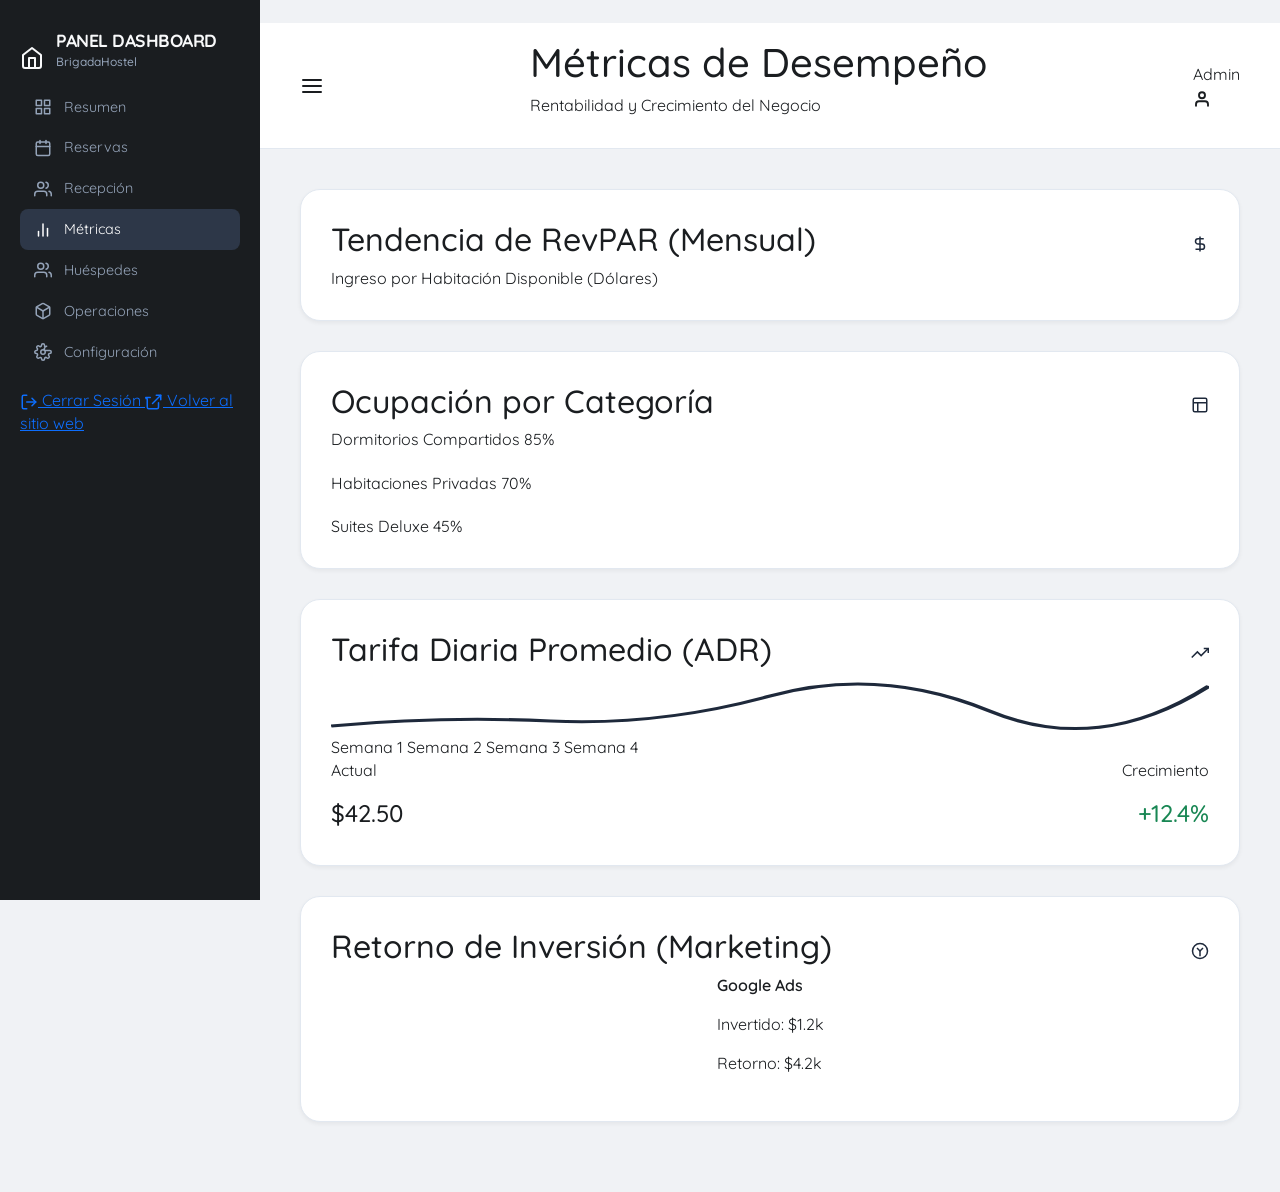
<file: prototipo/pages/dashboard/dashboardpages/metricas.html>
<!DOCTYPE html>
<html lang="es">
<head>
    <meta charset="UTF-8">
    <meta name="viewport" content="width=device-width, initial-scale=1.0">
    <title>Métricas de Desempeño - Dashboard</title>
    <link rel="stylesheet" href="../../../style/dashboard.css">
</head>
<body>

    <!-- CONTROL DE MENÚ MÓVIL (SÓLO CSS) -->
    <input type="checkbox" id="menu-cb" hidden>

    <!-- OVERLAY PARA MÓVIL -->
    <label for="menu-cb" class="sidebar-overlay"></label>

    <!-- BARRA LATERAL (SIDEBAR) -->
    <aside>
        <div class="sidebar-brand">
            <div class="flex-center gap-12" style="justify-content: flex-start;">
                <svg width="24" height="24" viewBox="0 0 24 24" fill="none" stroke="currentColor" stroke-width="2" stroke-linecap="round" stroke-linejoin="round"><path d="M3 9l9-7 9 7v11a2 2 0 0 1-2 2H5a2 2 0 0 1-2-2z"></path><polyline points="9 22 9 12 15 12 15 22"></polyline></svg>
                <div>
                    <h2 style="font-size: 1.1rem; font-weight: 800; text-transform: uppercase; margin-bottom: 2px; letter-spacing: -0.5px;">Panel Dashboard</h2>
                    <p style="font-size: 0.75rem; color: #94a3b8; font-weight: 500;">BrigadaHostel</p>
                </div>
            </div>
        </div>
        <nav>
            <ul>
                <li><a href="../dashboard.html"><svg width="18" height="18" viewBox="0 0 24 24" fill="none" stroke="currentColor" stroke-width="2" stroke-linecap="round" stroke-linejoin="round"><rect x="3" y="3" width="7" height="7"></rect><rect x="14" y="3" width="7" height="7"></rect><rect x="14" y="14" width="7" height="7"></rect><rect x="3" y="14" width="7" height="7"></rect></svg> Resumen</a></li>
                <li><a href="reservas.html"><svg width="18" height="18" viewBox="0 0 24 24" fill="none" stroke="currentColor" stroke-width="2" stroke-linecap="round" stroke-linejoin="round"><rect x="3" y="4" width="18" height="18" rx="2" ry="2"></rect><line x1="16" y1="2" x2="16" y2="6"></line><line x1="8" y1="2" x2="8" y2="6"></line><line x1="3" y1="10" x2="21" y2="10"></line></svg> Reservas</a></li>
                <li><a href="recepcion.html"><svg width="18" height="18" viewBox="0 0 24 24" fill="none" stroke="currentColor" stroke-width="2" stroke-linecap="round" stroke-linejoin="round"><path d="M17 21v-2a4 4 0 0 0-4-4H5a4 4 0 0 0-4 4v2"></path><circle cx="9" cy="7" r="4"></circle><path d="M23 21v-2a4 4 0 0 0-3-3.87"></path><path d="M16 3.13a4 4 0 0 1 0 7.75"></path></svg> Recepción</a></li>
                <li><a href="metricas.html" class="active"><svg width="18" height="18" viewBox="0 0 24 24" fill="none" stroke="currentColor" stroke-width="2" stroke-linecap="round" stroke-linejoin="round"><line x1="18" y1="20" x2="18" y2="10"></line><line x1="12" y1="20" x2="12" y2="4"></line><line x1="6" y1="20" x2="6" y2="14"></line></svg> Métricas</a></li>
                <li><a href="huespedes.html"><svg width="18" height="18" viewBox="0 0 24 24" fill="none" stroke="currentColor" stroke-width="2" stroke-linecap="round" stroke-linejoin="round"><path d="M17 21v-2a4 4 0 0 0-4-4H5a4 4 0 0 0-4 4v2"></path><circle cx="9" cy="7" r="4"></circle><path d="M23 21v-2a4 4 0 0 0-3-3.87"></path><path d="M16 3.13a4 4 0 0 1 0 7.75"></path></svg> Huéspedes</a></li>
                <li><a href="operaciones.html"><svg width="18" height="18" viewBox="0 0 24 24" fill="none" stroke="currentColor" stroke-width="2" stroke-linecap="round" stroke-linejoin="round"><path d="M21 16V8a2 2 0 0 0-1-1.73l-7-4a2 2 0 0 0-2 0l-7 4A2 2 0 0 0 3 8v8a2 2 0 0 0 1 1.73l7 4a2 2 0 0 0 2 0l7-4A2 2 0 0 0 21 16z"></path><polyline points="3.27 6.96 12 12.01 20.73 6.96"></polyline><line x1="12" y1="22.08" x2="12" y2="12"></line></svg> Operaciones</a></li>
                <li><a href="configuracion.html"><svg width="18" height="18" viewBox="0 0 24 24" fill="none" stroke="currentColor" stroke-width="2" stroke-linecap="round" stroke-linejoin="round"><circle cx="12" cy="12" r="3"></circle><path d="M19.4 15a1.65 1.65 0 0 0 .33 1.82l.06.06a2 2 0 0 1 0 2.83 2 2 0 0 1-2.83 0l-.06-.06a1.65 1.65 0 0 0-1.82-.33 1.65 1.65 0 0 0-1 1.51V21a2 2 0 0 1-2 2 2 2 0 0 1-2-2v-.09A1.65 1.65 0 0 0 9 19.4a1.65 1.65 0 0 0-1.82.33l-.06.06a2 2 0 0 1-2.83 0 2 2 0 0 1 0-2.83l.06-.06a1.65 1.65 0 0 0 .33-1.82 1.65 1.65 0 0 0-1.51-1H3a2 2 0 0 1-2-2 2 2 0 0 1 2-2h.09A1.65 1.65 0 0 0 4.6 9a1.65 1.65 0 0 0-.33-1.82l-.06-.06a2 2 0 0 1 0-2.83 2 2 0 0 1 2.83 0l.06.06a1.65 1.65 0 0 0 1.82.33H9a1.65 1.65 0 0 0 1-1.51V3a2 2 0 0 1 2-2 2 2 0 0 1 2 2v.09a1.65 1.65 0 0 0 1 1.51 1.65 1.65 0 0 0 1.82-.33l.06-.06a2 2 0 0 1-2.83 0 2 2 0 0 1 0 2.83l-.06.06a1.65 1.65 0 0 0-.33 1.82V9a1.65 1.65 0 0 0 1.51 1H21a2 2 0 0 1 2 2 2 2 0 0 1-2 2h-.09a1.65 1.65 0 0 0-1.51 1z"></path></svg> Configuración</a></li>
            </ul>
        </nav>
        <div class="sidebar-footer">
            <a href="../dashboardauth/loginDashboard.html" class="btn-logout">
                <svg width="18" height="18" viewBox="0 0 24 24" fill="none" stroke="currentColor" stroke-width="2" stroke-linecap="round" stroke-linejoin="round"><path d="M9 21H5a2 2 0 0 1-2-2V5a2 2 0 0 1 2-2h4"></path><polyline points="16 17 21 12 16 7"></polyline><line x1="21" y1="12" x2="9" y2="12"></line></svg>
                Cerrar Sesión
            </a>
            <a href="../../index.html">
                <svg width="18" height="18" viewBox="0 0 24 24" fill="none" stroke="currentColor" stroke-width="2" stroke-linecap="round" stroke-linejoin="round"><path d="M18 13v6a2 2 0 0 1-2 2H5a2 2 0 0 1-2-2V8a2 2 0 0 1-2-2h6"></path><polyline points="15 3 21 3 21 9"></polyline><line x1="10" y1="14" x2="21" y2="3"></line></svg>
                Volver al sitio web
            </a>
        </div>
    </aside>

    <!-- ENCABEZADO (HEADER) -->
    <header>
        <label for="menu-cb" class="menu-toggle">
            <svg width="24" height="24" viewBox="0 0 24 24" fill="none" stroke="currentColor" stroke-width="2" stroke-linecap="round" stroke-linejoin="round"><line x1="3" y1="12" x2="21" y2="12"></line><line x1="3" y1="6" x2="21" y2="6"></line><line x1="3" y1="18" x2="21" y2="18"></line></svg>
        </label>
        <div class="header-title">
            <h1>Métricas de Desempeño</h1>
            <p class="header-subtitle">Rentabilidad y Crecimiento del Negocio</p>
        </div>
        <div class="user-info">
            <span>Admin</span>
            <div class="user-avatar-small">
                <svg width="18" height="18" viewBox="0 0 24 24" fill="none" stroke="currentColor" stroke-width="2.5" stroke-linecap="round" stroke-linejoin="round"><path d="M20 21v-2a4 4 0 0 0-4-4H8a4 4 0 0 0-4 4v2"></path><circle cx="12" cy="7" r="4"></circle></svg>
            </div>
        </div>
    </header>

    <!-- CONTENIDO PRINCIPAL: ANÁLISIS FINANCIERO -->
    <main>
        <div class="chart-grid">
            <!-- TENDENCIA DE REVPAR: Ingresos por habitación disponible -->
            <section class="content-section">
                <div class="flex-between mb-20">
                    <h2>Tendencia de RevPAR (Mensual)</h2>
                    <svg width="18" height="18" viewBox="0 0 24 24" fill="none" stroke="#1e293b" stroke-width="2"><path d="M12 2v20M17 5H9.5a3.5 3.5 0 0 0 0 7h5a3.5 3.5 0 0 1 0 7H6"></path></svg>
                </div>
                <div class="chart-container h-200">
                    <div class="bar" style="height: 65%;" data-label="Jul"></div>
                    <div class="bar" style="height: 75%;" data-label="Ago"></div>
                    <div class="bar" style="height: 55%;" data-label="Sep"></div>
                    <div class="bar" style="height: 85%;" data-label="Oct"></div>
                    <div class="bar" style="height: 90%;" data-label="Nov"></div>
                    <div class="bar" style="height: 95%;" data-label="Dic"></div>
                </div>
                <p class="mt-20 card-subtitle centered">Ingreso por Habitación Disponible (Dólares)</p>
            </section>

            <!-- OCUPACIÓN POR CATEGORÍA: Rendimiento de inventario -->
            <section class="content-section">
                <div class="flex-between mb-20">
                    <h2>Ocupación por Categoría</h2>
                    <svg width="18" height="18" viewBox="0 0 24 24" fill="none" stroke="#1e293b" stroke-width="2"><rect x="3" y="3" width="18" height="18" rx="2" ry="2"></rect><line x1="3" y1="9" x2="21" y2="9"></line><line x1="9" y1="21" x2="9" y2="9"></line></svg>
                </div>
                <div class="flex-column gap-20">
                    <div>
                        <div class="progress-label-group">
                            <span>Dormitorios Compartidos</span>
                            <span>85%</span>
                        </div>
                        <div class="progress-linear">
                            <div class="progress-fill w-85p"></div>
                        </div>
                    </div>
                    <div>
                        <div class="progress-label-group">
                            <span>Habitaciones Privadas</span>
                            <span>70%</span>
                        </div>
                        <div class="progress-linear">
                            <div class="progress-fill w-70p"></div>
                        </div>
                    </div>
                    <div>
                        <div class="progress-label-group">
                            <span>Suites Deluxe</span>
                            <span>45%</span>
                        </div>
                        <div class="progress-linear">
                            <div class="progress-fill w-45p"></div>
                        </div>
                    </div>
                </div>
            </section>

            <!-- ADR (Average Daily Rate): Promedio de tarifa diaria -->
            <section class="content-section">
                <div class="flex-between mb-20">
                    <h2>Tarifa Diaria Promedio (ADR)</h2>
                    <svg width="18" height="18" viewBox="0 0 24 24" fill="none" stroke="#1e293b" stroke-width="2"><polyline points="23 6 13.5 15.5 8.5 10.5 1 18"></polyline><polyline points="17 6 23 6 23 12"></polyline></svg>
                </div>
                <div class="revenue-chart-bg">
                    <svg class="revenue-svg" width="100%" height="60" viewBox="0 0 400 60" preserveAspectRatio="none">
                        <path d="M0,50 Q50,40 100,45 T200,20 T300,35 T400,10" fill="none" stroke="#1e293b" stroke-width="3" />
                    </svg>
                    <div class="revenue-labels">
                        <span class="revenue-label">Semana 1</span>
                        <span class="revenue-label">Semana 2</span>
                        <span class="revenue-label">Semana 3</span>
                        <span class="revenue-label">Semana 4</span>
                    </div>
                </div>
                <div class="flex-between mt-20">
                    <div>
                        <p class="card-subtitle-sm">Actual</p>
                        <h4 class="metric-value">$42.50</h4>
                    </div>
                    <div style="text-align: right;">
                        <p class="card-subtitle-sm">Crecimiento</p>
                        <h4 class="metric-value text-success">+12.4%</h4>
                    </div>
                </div>
            </section>

            <!-- ROI MARKETING: Retorno de inversión en publicidad -->
            <section class="content-section">
                <div class="flex-between mb-20">
                    <h2>Retorno de Inversión (Marketing)</h2>
                    <svg width="18" height="18" viewBox="0 0 24 24" fill="none" stroke="#1e293b" stroke-width="2"><circle cx="12" cy="12" r="10"></circle><path d="M16 8l-4 4-4-4"></path><path d="M12 12v7"></path></svg>
                </div>
                <div class="flex-center gap-24">
                    <div class="progress-circle" style="--percentage: 270deg;" data-inner="3.5x"></div>
                    <div>
                        <p class="font-semibold">Google Ads</p>
                        <p class="card-subtitle-sm">Invertido: $1.2k</p>
                        <p class="card-subtitle-sm">Retorno: $4.2k</p>
                    </div>
                </div>
            </section>
        </div>
    </main>
</body>
</html>
</file>
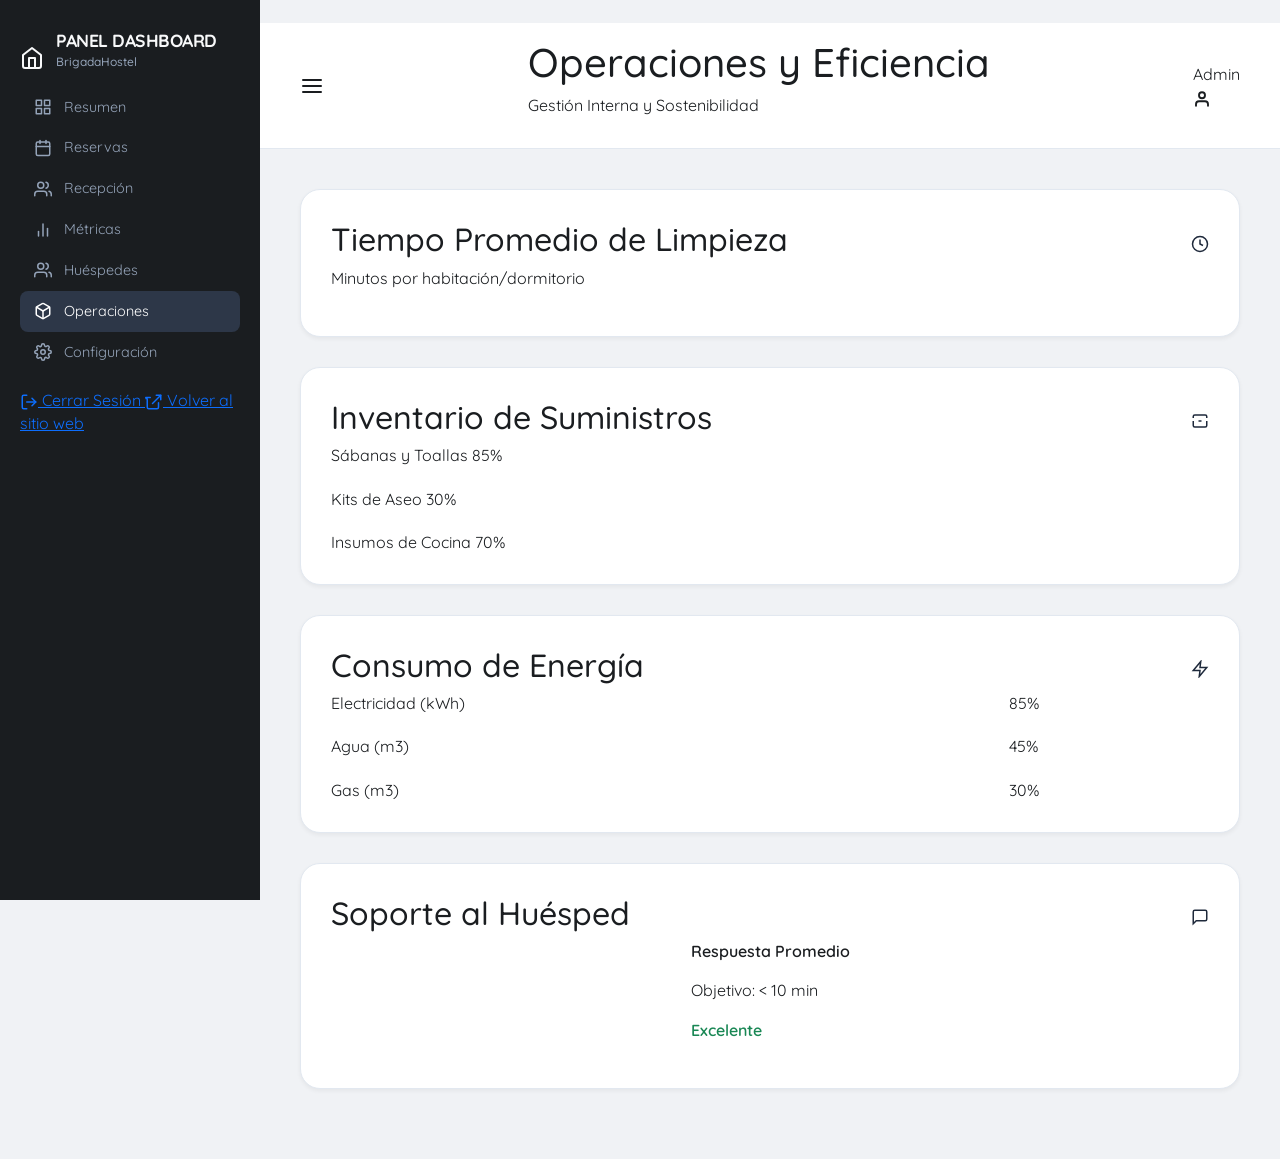
<file: prototipo/pages/dashboard/dashboardpages/operaciones.html>
<!DOCTYPE html>
<html lang="es">
<head>
    <meta charset="UTF-8">
    <meta name="viewport" content="width=device-width, initial-scale=1.0">
    <title>Operaciones y Eficiencia - Dashboard</title>
    <link rel="stylesheet" href="../../../style/dashboard.css">
</head>
<body>

    <!-- CONTROL DE MENÚ MÓVIL (SÓLO CSS) -->
    <input type="checkbox" id="menu-cb" hidden>

    <!-- OVERLAY PARA MÓVIL -->
    <label for="menu-cb" class="sidebar-overlay"></label>

    <!-- BARRA LATERAL (SIDEBAR) -->
    <aside>
        <div class="sidebar-brand">
            <div class="flex-center gap-12" style="justify-content: flex-start;">
                <svg width="24" height="24" viewBox="0 0 24 24" fill="none" stroke="currentColor" stroke-width="2" stroke-linecap="round" stroke-linejoin="round"><path d="M3 9l9-7 9 7v11a2 2 0 0 1-2 2H5a2 2 0 0 1-2-2z"></path><polyline points="9 22 9 12 15 12 15 22"></polyline></svg>
                <div>
                    <h2 style="font-size: 1.1rem; font-weight: 800; text-transform: uppercase; margin-bottom: 2px; letter-spacing: -0.5px;">Panel Dashboard</h2>
                    <p style="font-size: 0.75rem; color: #94a3b8; font-weight: 500;">BrigadaHostel</p>
                </div>
            </div>
        </div>
        <nav>
            <ul>
                <li><a href="../dashboard.html"><svg width="18" height="18" viewBox="0 0 24 24" fill="none" stroke="currentColor" stroke-width="2" stroke-linecap="round" stroke-linejoin="round"><rect x="3" y="3" width="7" height="7"></rect><rect x="14" y="3" width="7" height="7"></rect><rect x="14" y="14" width="7" height="7"></rect><rect x="3" y="14" width="7" height="7"></rect></svg> Resumen</a></li>
                <li><a href="reservas.html"><svg width="18" height="18" viewBox="0 0 24 24" fill="none" stroke="currentColor" stroke-width="2" stroke-linecap="round" stroke-linejoin="round"><rect x="3" y="4" width="18" height="18" rx="2" ry="2"></rect><line x1="16" y1="2" x2="16" y2="6"></line><line x1="8" y1="2" x2="8" y2="6"></line><line x1="3" y1="10" x2="21" y2="10"></line></svg> Reservas</a></li>
                <li><a href="recepcion.html"><svg width="18" height="18" viewBox="0 0 24 24" fill="none" stroke="currentColor" stroke-width="2" stroke-linecap="round" stroke-linejoin="round"><path d="M17 21v-2a4 4 0 0 0-4-4H5a4 4 0 0 0-4 4v2"></path><circle cx="9" cy="7" r="4"></circle><path d="M23 21v-2a4 4 0 0 0-3-3.87"></path><path d="M16 3.13a4 4 0 0 1 0 7.75"></path></svg> Recepción</a></li>
                <li><a href="metricas.html"><svg width="18" height="18" viewBox="0 0 24 24" fill="none" stroke="currentColor" stroke-width="2" stroke-linecap="round" stroke-linejoin="round"><line x1="18" y1="20" x2="18" y2="10"></line><line x1="12" y1="20" x2="12" y2="4"></line><line x1="6" y1="20" x2="6" y2="14"></line></svg> Métricas</a></li>
                <li><a href="huespedes.html"><svg width="18" height="18" viewBox="0 0 24 24" fill="none" stroke="currentColor" stroke-width="2" stroke-linecap="round" stroke-linejoin="round"><path d="M17 21v-2a4 4 0 0 0-4-4H5a4 4 0 0 0-4 4v2"></path><circle cx="9" cy="7" r="4"></circle><path d="M23 21v-2a4 4 0 0 0-3-3.87"></path><path d="M16 3.13a4 4 0 0 1 0 7.75"></path></svg> Huéspedes</a></li>
                <li><a href="operaciones.html" class="active"><svg width="18" height="18" viewBox="0 0 24 24" fill="none" stroke="currentColor" stroke-width="2" stroke-linecap="round" stroke-linejoin="round"><path d="M21 16V8a2 2 0 0 0-1-1.73l-7-4a2 2 0 0 0-2 0l-7 4A2 2 0 0 0 3 8v8a2 2 0 0 0 1 1.73l7 4a2 2 0 0 0 2 0l7-4A2 2 0 0 0 21 16z"></path><polyline points="3.27 6.96 12 12.01 20.73 6.96"></polyline><line x1="12" y1="22.08" x2="12" y2="12"></line></svg> Operaciones</a></li>
                <li><a href="configuracion.html"><svg width="18" height="18" viewBox="0 0 24 24" fill="none" stroke="currentColor" stroke-width="2" stroke-linecap="round" stroke-linejoin="round"><circle cx="12" cy="12" r="3"></circle><path d="M19.4 15a1.65 1.65 0 0 0 .33 1.82l.06.06a2 2 0 0 1 0 2.83 2 2 0 0 1-2.83 0l-.06-.06a1.65 1.65 0 0 0-1.82-.33 1.65 1.65 0 0 0-1 1.51V21a2 2 0 0 1-2 2 2 2 0 0 1-2-2v-.09A1.65 1.65 0 0 0 9 19.4a1.65 1.65 0 0 0-1.82.33l-.06.06a2 2 0 0 1-2.83 0 2 2 0 0 1 0-2.83l.06-.06a1.65 1.65 0 0 0 .33-1.82 1.65 1.65 0 0 0-1.51-1H3a2 2 0 0 1-2-2 2 2 0 0 1 2-2h.09A1.65 1.65 0 0 0 4.6 9a1.65 1.65 0 0 0-.33-1.82l-.06-.06a2 2 0 0 1 0-2.83 2 2 0 0 1 2.83 0l.06.06a1.65 1.65 0 0 0 1.82.33H9a1.65 1.65 0 0 0 1-1.51V3a2 2 0 0 1 2-2 2 2 0 0 1 2 2v.09a1.65 1.65 0 0 0 1 1.51 1.65 1.65 0 0 0 1.82-.33l.06-.06a2 2 0 0 1 2.83 0 2 2 0 0 1 0 2.83l-.06.06a1.65 1.65 0 0 0-.33 1.82V9a1.65 1.65 0 0 0 1.51 1H21a2 2 0 0 1 2 2 2 2 0 0 1-2 2h-.09a1.65 1.65 0 0 0-1.51 1z"></path></svg> Configuración</a></li>
            </ul>
        </nav>
        <div class="sidebar-footer">
            <a href="../dashboardauth/loginDashboard.html" class="btn-logout">
                <svg width="18" height="18" viewBox="0 0 24 24" fill="none" stroke="currentColor" stroke-width="2" stroke-linecap="round" stroke-linejoin="round"><path d="M9 21H5a2 2 0 0 1-2-2V5a2 2 0 0 1 2-2h4"></path><polyline points="16 17 21 12 16 7"></polyline><line x1="21" y1="12" x2="9" y2="12"></line></svg>
                Cerrar Sesión
            </a>
            <a href="../../index.html">
                <svg width="18" height="18" viewBox="0 0 24 24" fill="none" stroke="currentColor" stroke-width="2" stroke-linecap="round" stroke-linejoin="round"><path d="M18 13v6a2 2 0 0 1-2 2H5a2 2 0 0 1-2-2V8a2 2 0 0 1-2-2h6"></path><polyline points="15 3 21 3 21 9"></polyline><line x1="10" y1="14" x2="21" y2="3"></line></svg>
                Volver al sitio web
            </a>
        </div>
    </aside>

    <!-- ENCABEZADO (HEADER) -->
    <header>
        <label for="menu-cb" class="menu-toggle">
            <svg width="24" height="24" viewBox="0 0 24 24" fill="none" stroke="currentColor" stroke-width="2" stroke-linecap="round" stroke-linejoin="round"><line x1="3" y1="12" x2="21" y2="12"></line><line x1="3" y1="6" x2="21" y2="6"></line><line x1="3" y1="18" x2="21" y2="18"></line></svg>
        </label>
        <div class="header-title">
            <h1>Operaciones y Eficiencia</h1>
            <p class="header-subtitle">Gestión Interna y Sostenibilidad</p>
        </div>
        <div class="user-info">
            <span>Admin</span>
            <div class="user-avatar-small">
                <svg width="18" height="18" viewBox="0 0 24 24" fill="none" stroke="currentColor" stroke-width="2.5" stroke-linecap="round" stroke-linejoin="round"><path d="M20 21v-2a4 4 0 0 0-4-4H8a4 4 0 0 0-4 4v2"></path><circle cx="12" cy="7" r="4"></circle></svg>
            </div>
        </div>
    </header>

    <!-- CONTENIDO PRINCIPAL: GESTIÓN OPERATIVA -->
    <main>
        <div class="chart-grid">
            <!-- 1. EFICIENCIA DE LIMPIEZA: Tiempos promedio por día -->
            <section class="content-section">
                <div class="flex-between mb-20">
                    <h2>Tiempo Promedio de Limpieza</h2>
                    <svg width="18" height="18" viewBox="0 0 24 24" fill="none" stroke="#1e293b" stroke-width="2"><circle cx="12" cy="12" r="10"></circle><polyline points="12 6 12 12 16 14"></polyline></svg>
                </div>
                <div class="chart-container h-200">
                    <div class="bar" style="height: 45%;" data-label="Lunes"></div>
                    <div class="bar" style="height: 65%;" data-label="Martes"></div>
                    <div class="bar" style="height: 85%;" data-label="Miérc"></div>
                    <div class="bar" style="height: 55%;" data-label="Jueves"></div>
                    <div class="bar" style="height: 40%;" data-label="Viernes"></div>
                    <div class="bar" style="height: 95%;" data-label="Sáb/Dom"></div>
                </div>
                <p class="mt-20 card-subtitle-sm centered">Minutos por habitación/dormitorio</p>
            </section>

            <!-- INVENTARIO CRÍTICO: Estado de suministros esenciales -->
            <section class="content-section">
                <div class="flex-between mb-20">
                    <h2>Inventario de Suministros</h2>
                    <svg width="18" height="18" viewBox="0 0 24 24" fill="none" stroke="#1e293b" stroke-width="2"><path d="M21 8V6a2 2 0 0 0-2-2H5a2 2 0 0 0-2 2v2"></path><path d="M21 12v6a2 2 0 0 1-2 2H5a2 2 0 0 1-2-2v-6"></path><path d="M10 12h4"></path></svg>
                </div>
                <div class="flex-column gap-20">
                    <div>
                        <div class="progress-label-group">
                            <span>Sábanas y Toallas</span>
                            <span>85%</span>
                        </div>
                        <div class="progress-linear">
                            <div class="progress-fill w-85p"></div>
                        </div>
                    </div>
                    <div>
                        <div class="progress-label-group">
                            <span>Kits de Aseo</span>
                            <span>30%</span>
                        </div>
                        <div class="progress-linear">
                            <div class="progress-fill w-30p bg-dirty"></div>
                        </div>
                    </div>
                    <div>
                        <div class="progress-label-group">
                            <span>Insumos de Cocina</span>
                            <span>70%</span>
                        </div>
                        <div class="progress-linear">
                            <div class="progress-fill w-70p bg-maint"></div>
                        </div>
                    </div>
                </div>
            </section>

            <!-- CONSUMO DE RECURSOS: Monitoreo de servicios básicos -->
            <section class="content-section">
                <div class="flex-between mb-20">
                    <h2>Consumo de Energía</h2>
                    <svg width="18" height="18" viewBox="0 0 24 24" fill="none" stroke="#1e293b" stroke-width="2"><path d="M13 2L3 14h9l-1 8 10-12h-9l1-8z"></path></svg>
                </div>
                <div class="flex-column gap-20">
                    <div class="flex-between">
                        <span>Electricidad (kWh)</span>
                        <div class="comp-bar-container w-full" style="max-width: 200px;">
                            <div class="comp-bar color-1 w-85p">85%</div>
                        </div>
                    </div>
                    <div class="flex-between">
                        <span>Agua (m3)</span>
                        <div class="comp-bar-container w-full" style="max-width: 200px;">
                            <div class="comp-bar color-3 w-45p">45%</div>
                        </div>
                    </div>
                    <div class="flex-between">
                        <span>Gas (m3)</span>
                        <div class="comp-bar-container w-full" style="max-width: 200px;">
                            <div class="comp-bar color-5 w-30p">30%</div>
                        </div>
                    </div>
                </div>
            </section>

            <!-- SOPORTE AL HUÉSPED: Tiempos de respuesta operativa -->
            <section class="content-section">
                <div class="flex-between mb-20">
                    <h2>Soporte al Huésped</h2>
                    <svg width="18" height="18" viewBox="0 0 24 24" fill="none" stroke="#1e293b" stroke-width="2"><path d="M21 15a2 2 0 0 1-2 2H7l-4 4V5a2 2 0 0 1 2-2h14a2 2 0 0 1 2 2z"></path></svg>
                </div>
                <div class="flex-center gap-24">
                    <div class="progress-circle" style="--percentage: 310deg;" data-inner="8m"></div>
                    <div>
                        <p class="font-semibold">Respuesta Promedio</p>
                        <p class="card-subtitle-sm">Objetivo: &lt; 10 min</p>
                        <p class="text-success font-semibold">Excelente</p>
                    </div>
                </div>
            </section>
        </div>
    </main>
</body>
</html>
</file>
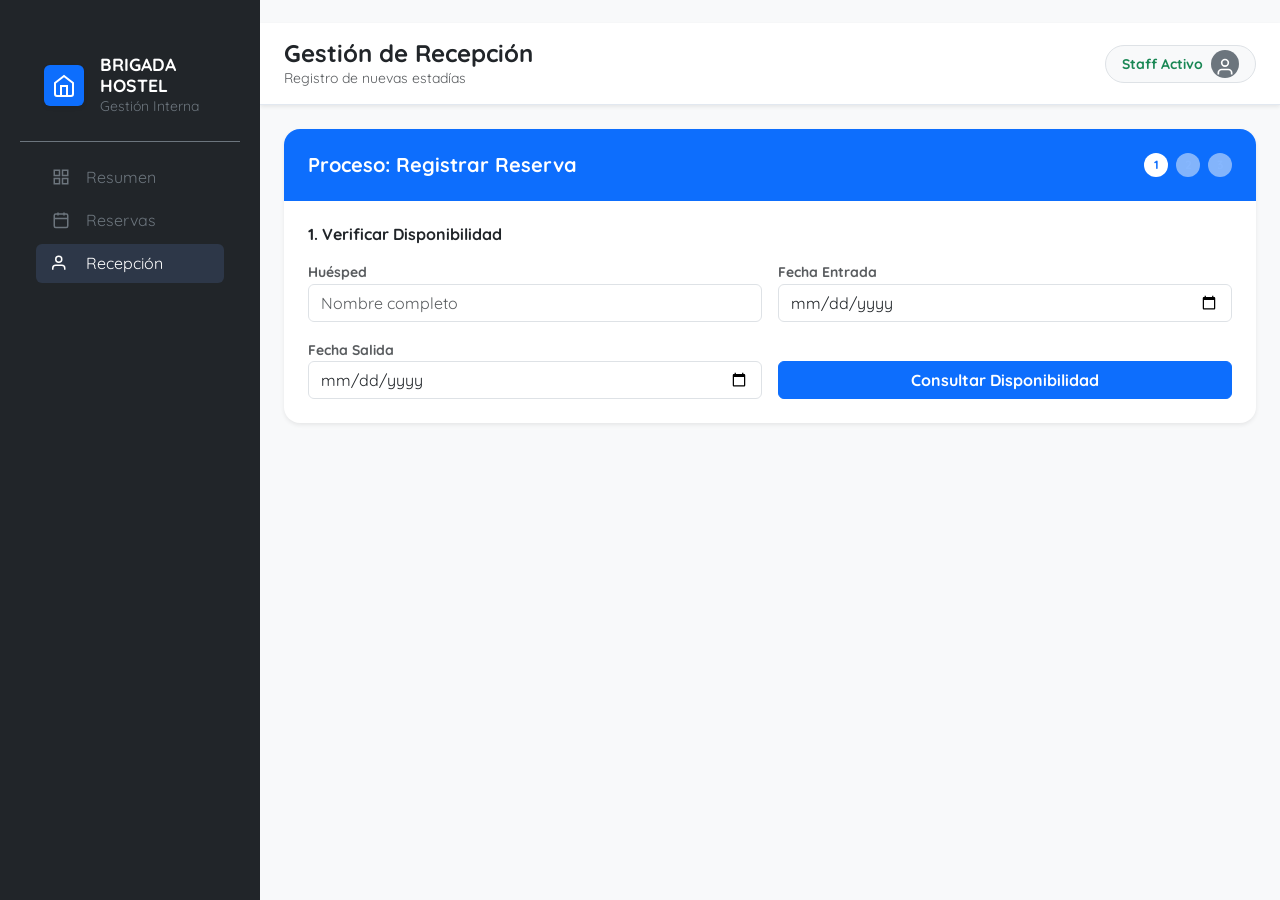
<file: prototipo/pages/dashboard/dashboardpages/recepcion.html>
<!DOCTYPE html>
<html lang="es">
<head>
    <meta charset="UTF-8">
    <meta name="viewport" content="width=device-width, initial-scale=1.0">
    <title>Recepción - Brigada Hostel</title>
    <link rel="stylesheet" href="../../../style/dashboard.css">
</head>
<body class="bg-light">

    <!-- CONTROL DE MENÚ MÓVIL (SÓLO CSS) -->
    <input type="checkbox" id="menu-cb" hidden>
    <label for="menu-cb" class="sidebar-overlay"></label>

    <!-- BARRA LATERAL (SIDEBAR) -->
    <aside class="bg-dark text-white">
        <div class="sidebar-brand p-4 border-bottom border-secondary">
            <div class="d-flex align-items-center gap-3">
                <div class="bg-primary p-2 rounded shadow-sm">
                    <svg width="24" height="24" viewBox="0 0 24 24" fill="none" stroke="white" stroke-width="2"><path d="M3 9l9-7 9 7v11a2 2 0 0 1-2 2H5a2 2 0 0 1-2-2z"></path><polyline points="9 22 9 12 15 12 15 22"></polyline></svg>
                </div>
                <div>
                    <h2 class="h6 mb-0 fw-bold text-uppercase">Brigada Hostel</h2>
                    <p class="small text-secondary mb-0">Gestión Interna</p>
                </div>
            </div>
        </div>
        <nav class="p-3">
            <ul class="nav flex-column gap-1">
                <li class="nav-item"><a href="../dashboard.html" class="nav-link text-secondary rounded d-flex align-items-center gap-3"><svg width="18" height="18" viewBox="0 0 24 24" fill="none" stroke="currentColor" stroke-width="2"><rect x="3" y="3" width="7" height="7"></rect><rect x="14" y="3" width="7" height="7"></rect><rect x="14" y="14" width="7" height="7"></rect><rect x="3" y="14" width="7" height="7"></rect></svg> Resumen</a></li>
                <li class="nav-item"><a href="reservas.html" class="nav-link text-secondary rounded d-flex align-items-center gap-3"><svg width="18" height="18" viewBox="0 0 24 24" fill="none" stroke="currentColor" stroke-width="2"><rect x="3" y="4" width="18" height="18" rx="2" ry="2"></rect><line x1="16" y1="2" x2="16" y2="6"></line><line x1="8" y1="2" x2="8" y2="6"></line><line x1="3" y1="10" x2="21" y2="10"></line></svg> Reservas</a></li>
                <li class="nav-item"><a href="recepcion.html" class="nav-link active rounded d-flex align-items-center gap-3"><svg width="18" height="18" viewBox="0 0 24 24" fill="none" stroke="currentColor" stroke-width="2"><path d="M17 21v-2a4 4 0 0 0-4-4H5a4 4 0 0 0-4 4v2"></path><circle cx="9" cy="7" r="4"></circle></svg> Recepción</a></li>
            </ul>
        </nav>
    </aside>

    <!-- ENCABEZADO (HEADER) -->
    <header class="bg-white shadow-sm px-4 py-3 d-flex align-items-center justify-content-between">
        <div class="d-flex align-items-center gap-3">
            <label for="menu-cb" class="btn btn-light d-lg-none">
                <svg width="24" height="24" viewBox="0 0 24 24" fill="none" stroke="currentColor" stroke-width="2"><line x1="3" y1="12" x2="21" y2="12"></line><line x1="3" y1="6" x2="21" y2="6"></line><line x1="3" y1="18" x2="21" y2="18"></line></svg>
            </label>
            <div>
                <h1 class="h4 mb-0 fw-bold text-dark">Gestión de Recepción</h1>
                <p class="small text-muted mb-0">Registro de nuevas estadías</p>
            </div>
        </div>
        <div class="user-info d-flex align-items-center gap-2 px-3 py-1 bg-light rounded-pill border">
            <span class="fw-bold small text-success">Staff Activo</span>
            <div class="bg-secondary rounded-circle p-1" style="width: 28px; height: 28px;">
                <svg width="100%" height="100%" viewBox="0 0 24 24" fill="none" stroke="white" stroke-width="2"><path d="M20 21v-2a4 4 0 0 0-4-4H8a4 4 0 0 0-4 4v2"></path><circle cx="12" cy="7" r="4"></circle></svg>
            </div>
        </div>
    </header>

    <main class="p-4">
        <!-- FLUJO DE REGISTRO DE RESERVA (Según Caso de Uso corregido) -->
        <section class="card border-0 shadow-sm p-0 overflow-hidden bg-white">
            
            <!-- CONTROLES DE FLUJO (SÓLO CSS) -->
            <input type="radio" name="flow-step" id="flow-step-1" checked hidden>
            <input type="radio" name="flow-step" id="flow-step-2" hidden>
            <input type="radio" name="flow-step" id="flow-step-3" hidden>
            <input type="radio" name="flow-step" id="flow-success" hidden>

            <div class="p-4 bg-primary text-white">
                <div class="d-flex justify-content-between align-items-center">
                    <h2 class="h5 fw-bold mb-0">Proceso: Registrar Reserva</h2>
                    <div class="d-flex gap-2">
                        <span class="badge bg-white text-primary rounded-circle p-2" style="width: 24px; height: 24px; display: flex; align-items: center; justify-content: center;">1</span>
                        <span class="badge bg-light opacity-50 rounded-circle p-2" style="width: 24px; height: 24px; display: flex; align-items: center; justify-content: center;">2</span>
                        <span class="badge bg-light opacity-50 rounded-circle p-2" style="width: 24px; height: 24px; display: flex; align-items: center; justify-content: center;">3</span>
                    </div>
                </div>
            </div>

            <div class="p-4">
                <form>
                    <!-- PASO 1: VERIFICAR DISPONIBILIDAD (INCLUDE) -->
                    <div class="step-1-content">
                        <h3 class="h6 fw-bold mb-3">1. Verificar Disponibilidad</h3>
                        <div class="row g-3">
                            <div class="col-md-6">
                                <label class="small fw-bold text-muted">Huésped</label>
                                <input type="text" class="form-control" placeholder="Nombre completo" required>
                            </div>
                            <div class="col-md-6">
                                <label class="small fw-bold text-muted">Fecha Entrada</label>
                                <input type="date" class="form-control" required>
                            </div>
                            <div class="col-md-6">
                                <label class="small fw-bold text-muted">Fecha Salida</label>
                                <input type="date" class="form-control" required>
                            </div>
                            <div class="col-md-6 d-flex align-items-end">
                                <button type="button" onclick="document.getElementById('flow-step-2').click()" class="btn btn-primary w-100 fw-bold">Consultar Disponibilidad</button>
                            </div>
                        </div>
                    </div>

                    <!-- PASO 2: SELECCIÓN DE HABITACIÓN Y SERVICIOS -->
                    <div class="step-2-content d-none">
                        <h3 class="h6 fw-bold mb-3">2. Habitación y Servicios</h3>
                        <div class="mb-3">
                            <label class="small fw-bold text-muted">Habitaciones Libres</label>
                            <select class="form-select">
                                <option>Hab. 104 - Suite ($55/noche)</option>
                                <option>Hab. 201 - Compartida ($20/noche)</option>
                            </select>
                        </div>
                        <div class="bg-light p-3 rounded border mb-4">
                            <p class="small fw-bold mb-2">Servicios Extra</p>
                            <div class="form-check">
                                <input class="form-check-input" type="checkbox" id="srv1">
                                <label class="form-check-label small" for="srv1">Desayuno Buffet (+$12)</label>
                            </div>
                            <div class="form-check">
                                <input class="form-check-input" type="checkbox" id="srv2">
                                <label class="form-check-label small" for="srv2">Cochera (+$10)</label>
                            </div>
                        </div>
                        <div class="d-flex justify-content-between">
                            <button type="button" onclick="document.getElementById('flow-step-1').click()" class="btn btn-outline-secondary px-4">Volver</button>
                            <button type="button" onclick="document.getElementById('flow-step-3').click()" class="btn btn-primary px-4 fw-bold">Continuar al Resumen</button>
                        </div>
                    </div>

                    <!-- PASO 3: CONFIRMACIÓN FINAL -->
                    <div class="step-3-content d-none">
                        <h3 class="h6 fw-bold mb-3">3. Confirmar y Registrar</h3>
                        <div class="border rounded p-3 mb-4">
                            <div class="d-flex justify-content-between mb-2"><span>Estadía</span><span class="fw-bold">$165.00</span></div>
                            <div class="d-flex justify-content-between mb-2 border-bottom pb-2"><span>Impuestos (10%)</span><span class="fw-bold">$16.50</span></div>
                            <div class="d-flex justify-content-between h5 mb-0 pt-2"><span>Total</span><span class="text-primary fw-bold">$181.50</span></div>
                        </div>
                        <div class="d-flex justify-content-between">
                            <button type="button" onclick="document.getElementById('flow-step-2').click()" class="btn btn-outline-secondary px-4">Editar</button>
                            <button type="button" onclick="document.getElementById('flow-success').click()" class="btn btn-success px-4 fw-bold shadow-sm">Confirmar Reserva</button>
                        </div>
                    </div>

                    <!-- ÉXITO -->
                    <div class="success-content d-none text-center py-5">
                        <div class="bg-success text-white rounded-circle d-inline-flex p-3 mb-4 shadow">
                            <svg width="40" height="40" viewBox="0 0 24 24" fill="none" stroke="white" stroke-width="3"><polyline points="20 6 9 17 4 12"></polyline></svg>
                        </div>
                        <h2 class="h4 fw-bold text-success">¡Reserva Registrada!</h2>
                        <p class="text-muted">El código del sistema es: <span class="fw-bold text-dark">#BH-1002</span></p>
                        <a href="recepcion.html" class="btn btn-primary mt-4 px-5">Nueva Gestión</a>
                    </div>
                </form>
            </div>
        </section>

        <style>
            /* Lógica de visibilidad del flujo corregido */
            #flow-step-1:checked ~ .p-4 .step-1-content { display: block !important; }
            #flow-step-2:checked ~ .p-4 .step-2-content { display: block !important; }
            #flow-step-3:checked ~ .p-4 .step-3-content { display: block !important; }
            #flow-success:checked ~ .p-4 .success-content { display: block !important; }
            
            #flow-step-2:checked ~ .bg-primary .badge:nth-child(2) { opacity: 1 !important; background: white !important; color: var(--bs-primary) !important; }
            #flow-step-3:checked ~ .bg-primary .badge:nth-child(3) { opacity: 1 !important; background: white !important; color: var(--bs-primary) !important; }
        </style>
    </main>

</body>
</html>
</file>
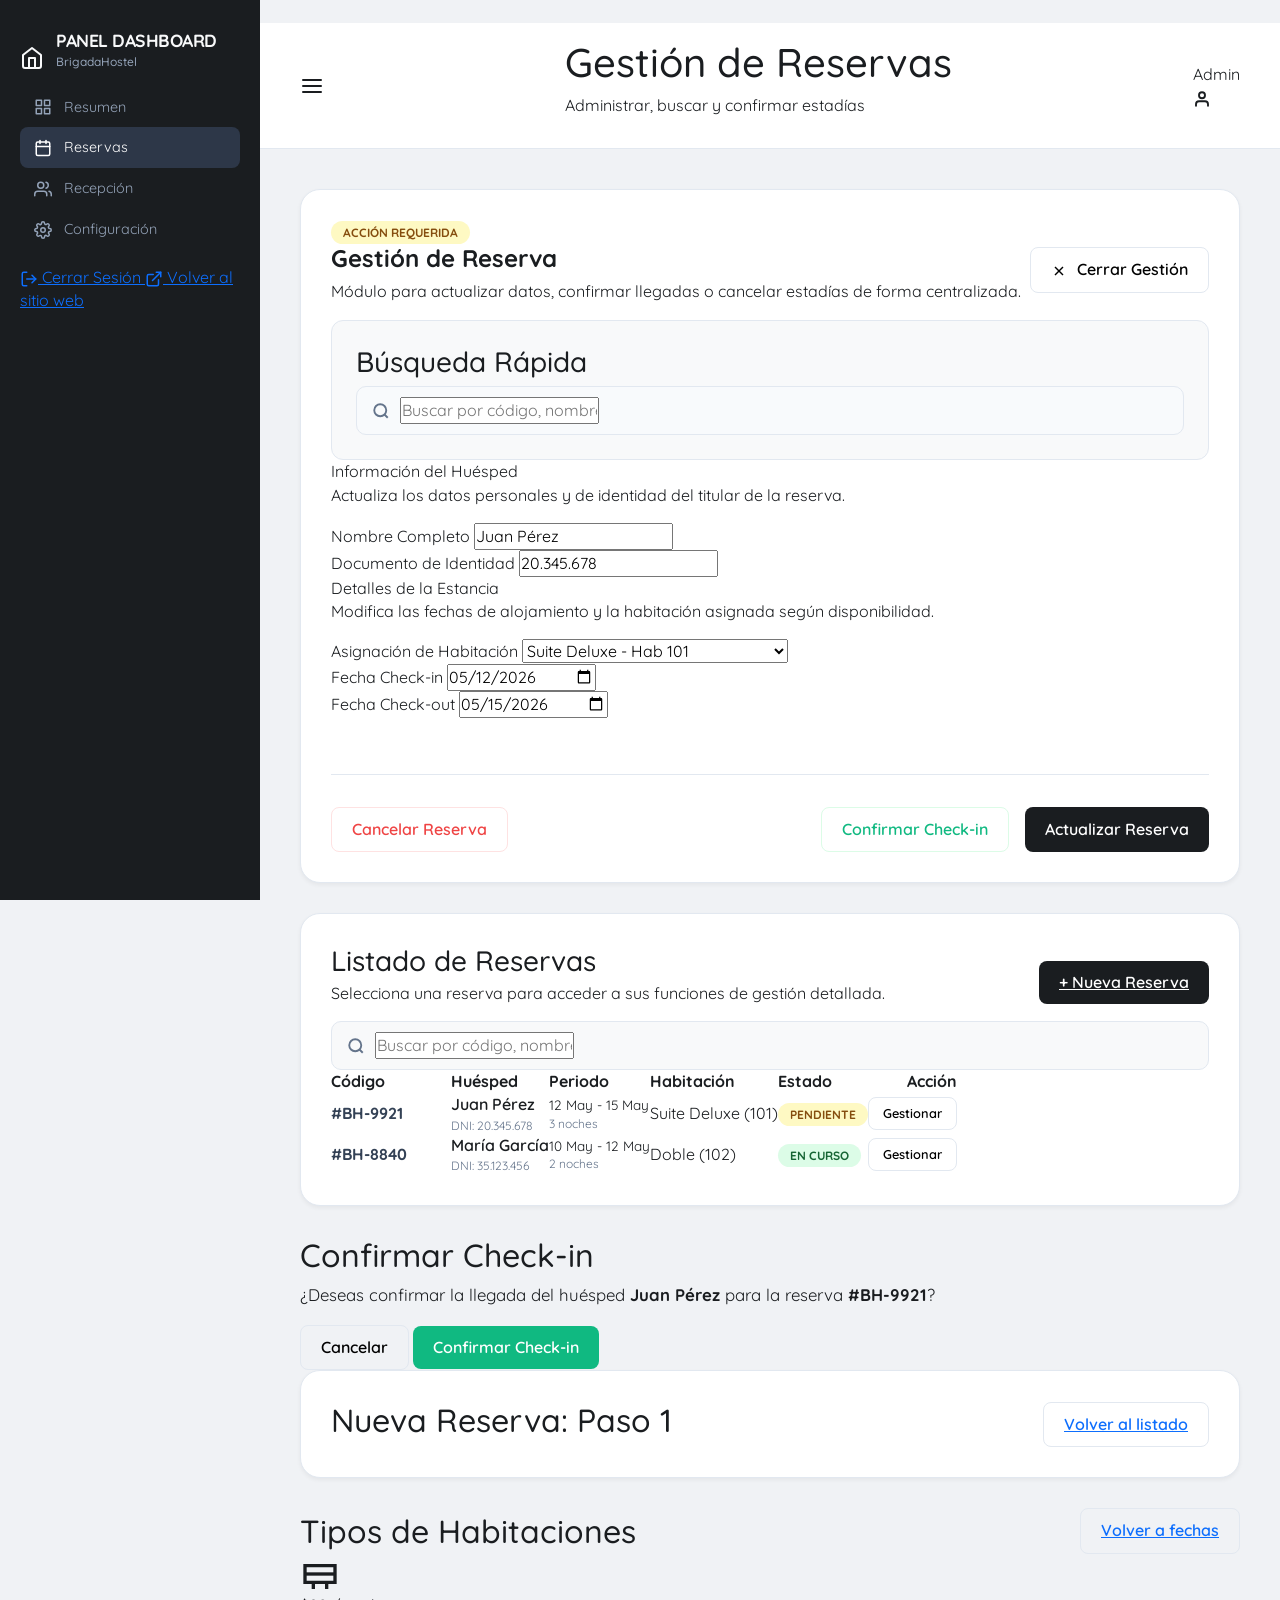
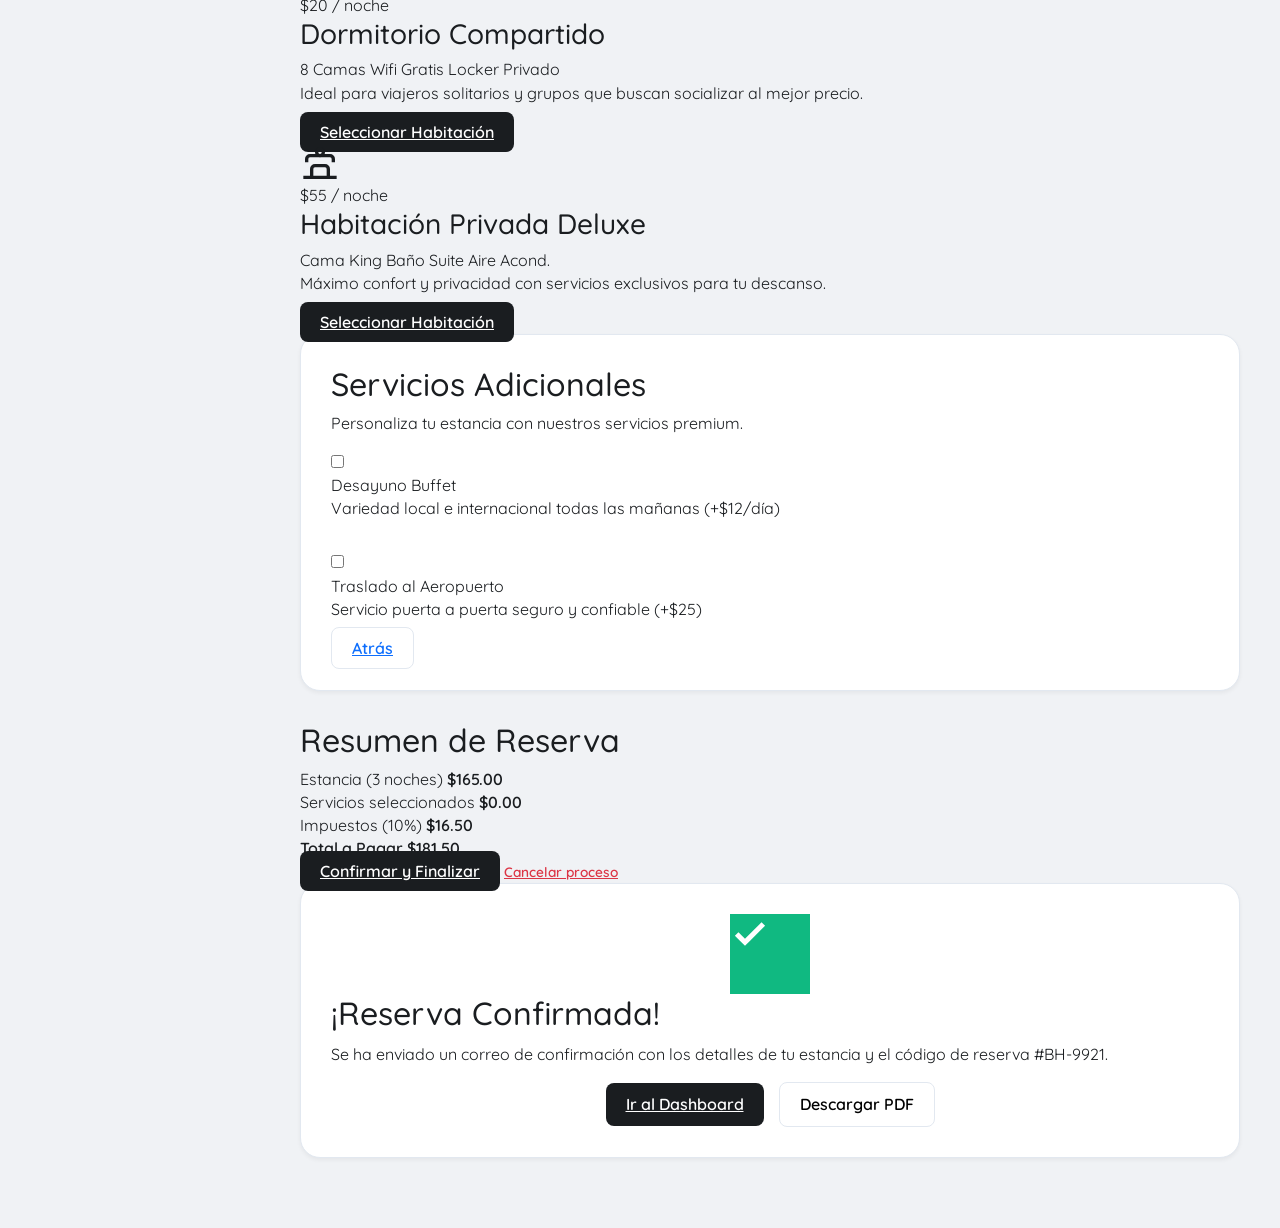
<file: prototipo/pages/dashboard/dashboardpages/reservas.html>
<!DOCTYPE html>
<html lang="es">
<head>
    <meta charset="UTF-8">
    <meta name="viewport" content="width=device-width, initial-scale=1.0">
    <title>Dashboard - Reservas</title>
    <link rel="stylesheet" href="../../../style/dashboard.css">
</head>
<body>

    <!-- CONTROL DE MENÚ MÓVIL (SÓLO CSS) -->
    <input type="checkbox" id="menu-cb" hidden>

    <!-- OVERLAY PARA MÓVIL -->
    <label for="menu-cb" class="sidebar-overlay"></label>

    <!-- BARRA LATERAL (SIDEBAR) -->
    <aside>
        <div class="sidebar-brand">
            <div class="flex-center gap-12" style="justify-content: flex-start;">
                <svg width="24" height="24" viewBox="0 0 24 24" fill="none" stroke="currentColor" stroke-width="2" stroke-linecap="round" stroke-linejoin="round"><path d="M3 9l9-7 9 7v11a2 2 0 0 1-2 2H5a2 2 0 0 1-2-2z"></path><polyline points="9 22 9 12 15 12 15 22"></polyline></svg>
                <div>
                    <h2 style="font-size: 1.1rem; font-weight: 800; text-transform: uppercase; margin-bottom: 2px; letter-spacing: -0.5px;">Panel Dashboard</h2>
                    <p style="font-size: 0.75rem; color: #94a3b8; font-weight: 500;">BrigadaHostel</p>
                </div>
            </div>
        </div>
        <nav>
            <ul>
                <li><a href="../dashboard.html"><svg width="18" height="18" viewBox="0 0 24 24" fill="none" stroke="currentColor" stroke-width="2" stroke-linecap="round" stroke-linejoin="round"><rect x="3" y="3" width="7" height="7"></rect><rect x="14" y="3" width="7" height="7"></rect><rect x="14" y="14" width="7" height="7"></rect><rect x="3" y="14" width="7" height="7"></rect></svg> Resumen</a></li>
                <li><a href="reservas.html" class="active"><svg width="18" height="18" viewBox="0 0 24 24" fill="none" stroke="currentColor" stroke-width="2" stroke-linecap="round" stroke-linejoin="round"><rect x="3" y="4" width="18" height="18" rx="2" ry="2"></rect><line x1="16" y1="2" x2="16" y2="6"></line><line x1="8" y1="2" x2="8" y2="6"></line><line x1="3" y1="10" x2="21" y2="10"></line></svg> Reservas</a></li>
                <li><a href="recepcion.html"><svg width="18" height="18" viewBox="0 0 24 24" fill="none" stroke="currentColor" stroke-width="2" stroke-linecap="round" stroke-linejoin="round"><path d="M17 21v-2a4 4 0 0 0-4-4H5a4 4 0 0 0-4 4v2"></path><circle cx="9" cy="7" r="4"></circle><path d="M23 21v-2a4 4 0 0 0-3-3.87"></path><path d="M16 3.13a4 4 0 0 1 0 7.75"></path></svg> Recepción</a></li>
                <li><a href="configuracion.html"><svg width="18" height="18" viewBox="0 0 24 24" fill="none" stroke="currentColor" stroke-width="2" stroke-linecap="round" stroke-linejoin="round"><circle cx="12" cy="12" r="3"></circle><path d="M19.4 15a1.65 1.65 0 0 0 .33 1.82l.06.06a2 2 0 0 1 0 2.83 2 2 0 0 1-2.83 0l-.06-.06a1.65 1.65 0 0 0-1.82-.33 1.65 1.65 0 0 0-1 1.51V21a2 2 0 0 1-2 2 2 2 0 0 1-2-2v-.09A1.65 1.65 0 0 0 9 19.4a1.65 1.65 0 0 0-1.82.33l-.06.06a2 2 0 0 1-2.83 0 2 2 0 0 1 0-2.83l.06-.06a1.65 1.65 0 0 0 .33-1.82 1.65 1.65 0 0 0-1.51-1H3a2 2 0 0 1-2-2 2 2 0 0 1 2-2h.09A1.65 1.65 0 0 0 4.6 9a1.65 1.65 0 0 0-.33-1.82l-.06-.06a2 2 0 0 1 0-2.83 2 2 0 0 1 2.83 0l.06.06a1.65 1.65 0 0 0 1.82.33H9a1.65 1.65 0 0 0 1-1.51V3a2 2 0 0 1 2-2 2 2 0 0 1 2 2v.09a1.65 1.65 0 0 0 1 1.51 1.65 1.65 0 0 0 1.82-.33l.06-.06a2 2 0 0 1 2.83 0 2 2 0 0 1 0 2.83l-.06.06a1.65 1.65 0 0 0-.33 1.82V9a1.65 1.65 0 0 0 1.51 1H21a2 2 0 0 1 2 2 2 2 0 0 1-2 2h-.09a1.65 1.65 0 0 0-1.51 1z"></path></svg> Configuración</a></li>
            </ul>
        </nav>
        <div class="sidebar-footer">
            <a href="../dashboardauth/loginDashboard.html" class="btn-logout">
                <svg width="18" height="18" viewBox="0 0 24 24" fill="none" stroke="currentColor" stroke-width="2" stroke-linecap="round" stroke-linejoin="round"><path d="M9 21H5a2 2 0 0 1-2-2V5a2 2 0 0 1 2-2h4"></path><polyline points="16 17 21 12 16 7"></polyline><line x1="21" y1="12" x2="9" y2="12"></line></svg>
                Cerrar Sesión
            </a>
            <a href="../../index.html">
                <svg width="18" height="18" viewBox="0 0 24 24" fill="none" stroke="currentColor" stroke-width="2" stroke-linecap="round" stroke-linejoin="round"><path d="M18 13v6a2 2 0 0 1-2 2H5a2 2 0 0 1-2-2V8a2 2 0 0 1 2-2h6"></path><polyline points="15 3 21 3 21 9"></polyline><line x1="10" y1="14" x2="21" y2="3"></line></svg>
                Volver al sitio web
            </a>
        </div>
    </aside>

    <!-- ENCABEZADO (HEADER) -->
    <header>
        <label for="menu-cb" class="menu-toggle">
            <svg width="24" height="24" viewBox="0 0 24 24" fill="none" stroke="currentColor" stroke-width="2" stroke-linecap="round" stroke-linejoin="round"><line x1="3" y1="12" x2="21" y2="12"></line><line x1="3" y1="6" x2="21" y2="6"></line><line x1="3" y1="18" x2="21" y2="18"></line></svg>
        </label>
        <div class="header-title">
            <h1>Gestión de Reservas</h1>
            <p class="header-subtitle">Administrar, buscar y confirmar estadías</p>
        </div>
        <div class="user-info">
            <span>Admin</span>
            <div class="user-avatar-small">
                <svg width="18" height="18" viewBox="0 0 24 24" fill="none" stroke="currentColor" stroke-width="2.5" stroke-linecap="round" stroke-linejoin="round"><path d="M20 21v-2a4 4 0 0 0-4-4H8a4 4 0 0 0-4 4v2"></path><circle cx="12" cy="7" r="4"></circle></svg>
            </div>
        </div>
    </header>

    <!-- GESTIÓN DE RESERVAS (Caso de Uso: Gestion de Reserva.)-->
    <main>
        <!-- CONTROLES DE ESTADO (SÓLO CSS) -->
        <input type="checkbox" id="toggle-gestion" hidden>
        <input type="checkbox" id="toggle-checkin" hidden>

        <!-- VISTA DE DETALLE / GESTIÓN -->
        <div class="management-view">
            <div class="detail-card content-section">
                <div class="flex-between mb-40">
                    <div>
                        <span class="status-badge status-pending mb-8">Acción Requerida</span>
                        <h3 style="font-size: 1.5rem; font-weight: 700;">Gestión de Reserva</h3>
                        <p class="header-subtitle">Módulo para actualizar datos, confirmar llegadas o cancelar estadías de forma centralizada.</p>
                    </div>
                    <button type="button" class="btn-outline" onclick="document.getElementById('toggle-gestion').click()">
                        <svg width="16" height="16" viewBox="0 0 24 24" fill="none" stroke="currentColor" stroke-width="2" style="margin-right: 6px;"><line x1="18" y1="6" x2="6" y2="18"></line><line x1="6" y1="6" x2="18" y2="18"></line></svg>
                        Cerrar Gestión
                    </button>
                </div>

                <form action="#">
                    <!-- FILTROS DE BÚSQUEDA INTERNOS -->
                    <div class="search-section-area mb-40" style="background: #f8f9fa; padding: 24px; border-radius: 12px; border: 1px solid var(--border-color);">
                        <h3 class="form-section-title">Búsqueda Rápida</h3>
                        <div class="search-container" style="margin-bottom: 0; max-width: 100%;">
                            <svg width="18" height="18" viewBox="0 0 24 24" fill="none" stroke="var(--text-secondary)" stroke-width="2.5"><circle cx="11" cy="11" r="8"></circle><line x1="21" y1="21" x2="16.65" y2="16.65"></line></svg>
                            <input type="text" class="search-input" placeholder="Buscar por código, nombre o DNI...">
                        </div>
                    </div>

                    <!-- GRUPO 1: DATOS DEL HUÉSPED -->
                    <div class="form-section-title">Información del Huésped</div>
                    <p class="header-subtitle mb-20">Actualiza los datos personales y de identidad del titular de la reserva.</p>
                    <div class="form-grid-2">
                        <div class="form-group">
                            <label class="auth-label">Nombre Completo</label>
                            <input type="text" class="input-field" value="Juan Pérez">
                        </div>
                        <div class="form-group">
                            <label class="auth-label">Documento de Identidad</label>
                            <input type="text" class="input-field" value="20.345.678">
                        </div>
                    </div>
                    
                    <!-- GRUPO 2: DATOS DE LA ESTANCIA -->
                    <div class="form-section-title mt-32">Detalles de la Estancia</div>
                    <p class="header-subtitle mb-20">Modifica las fechas de alojamiento y la habitación asignada según disponibilidad.</p>
                    <div class="form-grid-2">
                        <div class="form-group">
                            <label class="auth-label">Asignación de Habitación</label>
                            <select class="input-field" style="appearance: auto;">
                                <option selected>Suite Deluxe - Hab 101</option>
                                <option>Habitación Doble - Hab 102</option>
                                <option>Dormitorio Compartido - Cama 4</option>
                            </select>
                        </div>
                        <div class="form-grid-2">
                            <div class="form-group">
                                <label class="auth-label">Fecha Check-in</label>
                                <input type="date" class="input-field" value="2026-05-12">
                            </div>
                            <div class="form-group">
                                <label class="auth-label">Fecha Check-out</label>
                                <input type="date" class="input-field" value="2026-05-15">
                            </div>
                        </div>
                    </div>

                    <!-- BARRA DE ACCIONES (Mac Style) -->
                    <div class="management-actions-grid" style="display: flex; justify-content: space-between; align-items: center; margin-top: 56px; padding-top: 32px; border-top: 1px solid var(--border-color);">
                        <!-- Acción Destructiva (Izquierda) -->
                        <button type="button" class="btn-outline" style="color: var(--accent-red); border-color: #fee2e2; min-width: 160px;">
                            Cancelar Reserva
                        </button>
                        
                        <!-- Acciones de Gestión (Derecha) -->
                        <div style="display: flex; gap: 16px;">
                            <button type="button" class="btn-outline flex-center" onclick="document.getElementById('toggle-checkin').click()" style="color: var(--accent-green); border-color: #dcfce7; cursor: pointer; min-width: 160px;">
                                Confirmar Check-in
                            </button>
                            <button type="submit" class="btn-premium" style="min-width: 160px;">
                                Actualizar Reserva
                            </button>
                        </div>
                    </div>
                </form>
            </div>
        </div>

        <!-- LISTADO DE RESERVAS (LIST VIEW) -->
        <section class="content-section list-view">
            <div class="section-header-area mb-40">
                <div class="flex-between mb-24">
                    <div>
                        <h3 class="form-section-title" style="margin-bottom: 4px;">Listado de Reservas</h3>
                        <p class="header-subtitle">Selecciona una reserva para acceder a sus funciones de gestión detallada.</p>
                    </div>
                    <a href="#paso1" class="btn-premium">+ Nueva Reserva</a>
                </div>
                
                <!-- BUSCADOR INTEGRADO EN EL RECUADRO -->
                <div class="search-container" style="max-width: 100%; background: #f8f9fa; margin-bottom: 0;">
                    <svg width="18" height="18" viewBox="0 0 24 24" fill="none" stroke="var(--text-secondary)" stroke-width="2.5"><circle cx="11" cy="11" r="8"></circle><line x1="21" y1="21" x2="16.65" y2="16.65"></line></svg>
                    <input type="text" class="search-input" placeholder="Buscar por código, nombre o documento...">
                </div>
            </div>
            <table>
                <thead>
                    <tr>
                        <th style="width: 120px;">Código</th>
                        <th>Huésped</th>
                        <th>Periodo</th>
                        <th>Habitación</th>
                        <th>Estado</th>
                        <th style="text-align: right;">Acción</th>
                    </tr>
                </thead>
                <tbody>
                    <tr>
                        <td style="font-weight: 700; color: var(--accent-color);">#BH-9921</td>
                        <td>
                            <div style="font-weight: 600;">Juan Pérez</div>
                            <div style="font-size: 0.75rem; color: var(--text-secondary);">DNI: 20.345.678</div>
                        </td>
                        <td>
                            <div style="font-size: 0.85rem;">12 May - 15 May</div>
                            <div style="font-size: 0.75rem; color: var(--text-secondary);">3 noches</div>
                        </td>
                        <td>Suite Deluxe (101)</td>
                        <td><span class="status-badge status-pending">Pendiente</span></td>
                        <td style="text-align: right;">
                            <button type="button" onclick="document.getElementById('toggle-gestion').click()" class="btn-outline" style="padding: 6px 14px; font-size: 0.8rem; border-radius: 8px; cursor: pointer;">Gestionar</button>
                        </td>
                    </tr>
                    <tr>
                        <td style="font-weight: 700; color: var(--accent-color);">#BH-8840</td>
                        <td>
                            <div style="font-weight: 600;">María García</div>
                            <div style="font-size: 0.75rem; color: var(--text-secondary);">DNI: 35.123.456</div>
                        </td>
                        <td>
                            <div style="font-size: 0.85rem;">10 May - 12 May</div>
                            <div style="font-size: 0.75rem; color: var(--text-secondary);">2 noches</div>
                        </td>
                        <td>Doble (102)</td>
                        <td><span class="status-badge status-active">En curso</span></td>
                        <td style="text-align: right;">
                            <button type="button" onclick="document.getElementById('toggle-gestion').click()" class="btn-outline" style="padding: 6px 14px; font-size: 0.8rem; border-radius: 8px; cursor: pointer;">Gestionar</button>
                        </td>
                    </tr>
                </tbody>
            </table>
        </section>

        <!-- MODAL DE CONFIRMACIÓN DE CHECK-IN -->
        <div class="modal-overlay" id="modal-checkin">
            <div class="modal-content">
                <h2>Confirmar Check-in</h2>
                <p class="color-secondary mt-20" style="font-size: 1.05rem; line-height: 1.6;">¿Deseas confirmar la llegada del huésped <strong>Juan Pérez</strong> para la reserva <strong>#BH-9921</strong>?</p>
                <div class="modal-actions mt-32">
                    <button type="button" onclick="document.getElementById('toggle-checkin').click()" class="btn-outline" style="cursor: pointer;">Cancelar</button>
                    <button type="button" onclick="document.getElementById('toggle-checkin').click()" class="btn-premium" style="background: #10b981; cursor: pointer;">Confirmar Check-in</button>
                </div>
            </div>
        </div>

        <!-- FLUJO DE NUEVA RESERVA (OCULTO POR DEFECTO) -->
        <div id="paso1" class="booking-flow">
            <!-- (Contenido de selección de fechas anterior) -->
            <section class="content-section mt-32">
                <div class="flex-between mb-20">
                    <h2>Nueva Reserva: Paso 1</h2>
                    <a href="#" class="btn-outline">Volver al listado</a>
                </div>
                <!-- ... resto del contenido de nueva reserva ... -->
            </section>
        </div>

        <!-- SELECCIÓN DE CATEGORÍA -->
        <section id="paso2" class="booking-flow">
            <div class="flex-between mb-20">
                <h2 style="margin-bottom: 0;">Tipos de Habitaciones</h2>
                <a href="#paso1" class="btn-outline">Volver a fechas</a>
            </div>
            <div class="room-selection-grid">
                <!-- Habitación Compartida -->
                <div class="room-option-card">
                    <div class="room-img-placeholder">
                        <svg width="40" height="40" viewBox="0 0 24 24" fill="none" stroke="currentColor" stroke-width="2"><path d="M3 7h18v10H3z"></path><path d="M16 21v-4"></path><path d="M8 21v-4"></path><path d="M3 12h18"></path></svg>
                        <div class="room-price-tag">$20 / noche</div>
                    </div>
                    <div class="room-details">
                        <h3>Dormitorio Compartido</h3>
                        <div class="room-features">
                            <span class="feature-tag">8 Camas</span>
                            <span class="feature-tag">Wifi Gratis</span>
                            <span class="feature-tag">Locker Privado</span>
                        </div>
                        <p class="card-subtitle-sm mb-20">Ideal para viajeros solitarios y grupos que buscan socializar al mejor precio.</p>
                        <a href="#paso3" class="btn-premium w-full">Seleccionar Habitación</a>
                    </div>
                </div>

                <!-- Habitación Privada -->
                <div class="room-option-card">
                    <div class="room-img-placeholder">
                        <svg width="40" height="40" viewBox="0 0 24 24" fill="none" stroke="currentColor" stroke-width="2"><path d="M2 20h20"></path><path d="M7 20v-5a2 2 0 0 1 2-2h6a2 2 0 0 1 2 2v5"></path><path d="M4 11V9a2 2 0 0 1 2-2h12a2 2 0 0 1 2 2v2"></path><circle cx="12" cy="5" r="2"></circle></svg>
                        <div class="room-price-tag">$55 / noche</div>
                    </div>
                    <div class="room-details">
                        <h3>Habitación Privada Deluxe</h3>
                        <div class="room-features">
                            <span class="feature-tag">Cama King</span>
                            <span class="feature-tag">Baño Suite</span>
                            <span class="feature-tag">Aire Acond.</span>
                        </div>
                        <p class="card-subtitle-sm mb-20">Máximo confort y privacidad con servicios exclusivos para tu descanso.</p>
                        <a href="#paso3" class="btn-premium w-full">Seleccionar Habitación</a>
                    </div>
                </div>
            </div>
        </section>

        <!-- SERVICIOS Y RESUMEN -->
        <section id="paso3" class="booking-flow">
            <div class="grid-2 gap-24">
                <div class="content-section">
                    <h2>Servicios Adicionales</h2>
                    <p class="mb-20 color-secondary">Personaliza tu estancia con nuestros servicios premium.</p>
                    <div class="flex-column gap-15 mt-15">
                        <label class="checkbox-label-bold">
                            <input type="checkbox"> 
                            <div>
                                <span>Desayuno Buffet</span>
                                <p class="card-subtitle-sm">Variedad local e internacional todas las mañanas (+$12/día)</p>
                            </div>
                        </label>
                        <label class="checkbox-label-bold">
                            <input type="checkbox"> 
                            <div>
                                <span>Traslado al Aeropuerto</span>
                                <p class="card-subtitle-sm">Servicio puerta a puerta seguro y confiable (+$25)</p>
                            </div>
                        </label>
                    </div>
                    <div class="action-footer mt-32">
                        <a href="#paso2" class="btn-outline">Atrás</a>
                    </div>
                </div>

                <div class="summary-card">
                    <h2 class="mb-20">Resumen de Reserva</h2>
                    <div class="summary-item">
                        <span>Estancia (3 noches)</span>
                        <span class="font-semibold">$165.00</span>
                    </div>
                    <div class="summary-item">
                        <span>Servicios seleccionados</span>
                        <span class="font-semibold">$0.00</span>
                    </div>
                    <div class="summary-item">
                        <span>Impuestos (10%)</span>
                        <span class="font-semibold">$16.50</span>
                    </div>
                    <div class="summary-item total-row font-semibold">
                        <span>Total a Pagar</span>
                        <span>$181.50</span>
                    </div>
                    <div class="mt-24">
                        <a href="#final" class="btn-premium w-full">Confirmar y Finalizar</a>
                        <a href="../dashboard.html" class="btn-block mt-15 text-danger font-semibold" style="font-size: 0.85rem;">Cancelar proceso</a>
                    </div>
                </div>
            </div>
        </section>

        <!-- CONFIRMACIÓN FINAL -->
        <section id="final" class="booking-flow">
            <div class="content-section success-container">
                <div class="brand-logo mb-24" style="margin-left: auto; margin-right: auto; width: 80px; height: 80px; background: #10b981;">
                    <svg width="40" height="40" viewBox="0 0 24 24" fill="none" stroke="white" stroke-width="3"><polyline points="20 6 9 17 4 12"></polyline></svg>
                </div>
                <h1 style="font-size: 2rem; margin-bottom: 10px;">¡Reserva Confirmada!</h1>
                <p class="mb-32 color-secondary">Se ha enviado un correo de confirmación con los detalles de tu estancia y el código de reserva #BH-9921.</p>
                <div class="flex-center gap-15">
                    <a href="../dashboard.html" class="btn-premium">Ir al Dashboard</a>
                    <button class="btn-outline">Descargar PDF</button>
                </div>
            </div>
        </section>
    </main>
</body>
</html>
</file>
<file: prototipo/style/estilos.css>
@import url("https://cdn.jsdelivr.net/npm/bootstrap@5.3.3/dist/css/bootstrap.min.css");

body {
    font-family: Arial, Helvetica, sans-serif;
    margin: 0;
    background-color: #f4f4f4;
    color: #222222;
    display: flex;
    flex-direction: column;
    min-height: 100vh;
}

header {
    background-color: #1f4e79;
    color: white;
    text-align: center;
    padding: 20px;
}

nav {
    margin-top: 15px;
    display: flex;
    justify-content: center;
    align-items: center;
    position: relative;
}

nav a {
    color: white;
    margin: 8px;
    text-decoration: none;
    font-weight: bold;
}

.nav-dashboard {
    position: absolute;
    right: 0;
    display: flex;
    align-items: center;
    padding: 5px;
    transition: opacity 0.3s;
}

.nav-dashboard:hover {
    opacity: 0.8;
}

.nav-dashboard svg {
    stroke: white;
}

nav a:hover {
    text-decoration: underline;
}

main {
    width: 80%;
    margin: 20px auto;
    flex: 1;
}

section {
    background-color: white;
    padding: 20px;
    margin-bottom: 20px;
    border: 1px solid #dddddd;
}

h1, h2 {
    margin-top: 0;
}

ul {
    line-height: 1.8;
}

table {
    width: 100%;
    border-collapse: collapse;
    background-color: white;
}

th {
    background-color: #d9eaf7;
}

th, td {
    border: 1px solid #999999;
    padding: 10px;
    text-align: left;
}

footer {
    background-color: #333333;
    color: white;
    text-align: center;
    padding: 20px;
}

footer p {
    margin: 0;
}

@media (max-width: 700px) {
    main {
        width: 95%;
    }

    nav a {
        display: block;
        margin: 10px 0;
    }
}
</file>
<file: prototipo/style/dashboard.css>
@import url('https://fonts.googleapis.com/css2?family=Quicksand:wght@300..700&display=swap');

/* CONFIGURACION: Variables de entorno y temas */
@import url("https://cdn.jsdelivr.net/npm/bootstrap@5.3.3/dist/css/bootstrap.min.css");

:root {
    --bg-main: #f0f2f5;
    --bg-sidebar: #1a1d20;
    --bg-card: #ffffff;
    --text-primary: #1a1d20;
    --text-secondary: #64748b;
    --text-light: #f8f9fa;
    --border-color: #e2e8f0;
    --accent-color: #334155;
    --accent-green: #10b981;
    --accent-red: #ef4444;
    --accent-yellow: #f59e0b;
    --hover-color: #2d3748;
    --shadow-sm: 0 2px 4px rgba(0,0,0,0.05);
    --shadow-md: 0 8px 16px -4px rgba(0,0,0,0.1), 0 4px 8px -4px rgba(0,0,0,0.06);
    --shadow-lg: 0 20px 25px -5px rgba(0,0,0,0.1), 0 10px 10px -5px rgba(0,0,0,0.04);
    --transition: all 0.4s cubic-bezier(0.16, 1, 0.3, 1);
    --bs-primary: #0d6efd;
}

/* ANIMACIONES */
@keyframes fadeIn {
    from { opacity: 0; transform: translateY(10px); }
    to { opacity: 1; transform: translateY(0); }
}

@keyframes slideInLeft {
    from { transform: translateX(-20px); opacity: 0; }
    to { transform: translateX(0); opacity: 1; }
}

@keyframes growUp {
    from { transform: scaleY(0); }
    to { transform: scaleY(1); }
}

/* RESET */
* {
    margin: 0;
    padding: 0;
    box-sizing: border-box;
    font-family: 'Quicksand', sans-serif;
}

body {
    background-color: var(--bg-main);
    color: var(--text-primary);
    line-height: 1.45;
}

/* ESTRUCTURA: Sidebar */
aside {
    background-color: var(--bg-sidebar);
    color: var(--text-light);
    padding: 30px 20px;
    display: flex;
    flex-direction: column;
    z-index: 10;
    height: 100vh;
    position: fixed;
    width: 260px;
    left: 0;
    top: 0;
    transition: var(--transition);
}

.sidebar-brand h2 {
    font-size: 1.1rem;
    font-weight: 800;
    text-transform: uppercase;
    margin-bottom: 2px;
}

aside nav ul {
    list-style: none;
    padding: 0;
}

aside nav ul li a {
    color: #94a3b8;
    text-decoration: none;
    font-size: 0.9rem;
    padding: 10px 14px;
    display: flex;
    align-items: center;
    gap: 12px;
    border-radius: 8px;
    transition: var(--transition);
}

aside nav ul li a:hover, 
aside nav ul li a.active {
    background-color: var(--hover-color);
    color: white;
}

/* HEADER */
header {
    background-color: white;
    border-bottom: 1px solid var(--border-color);
    padding: 15px 40px;
    display: flex;
    align-items: center;
    justify-content: space-between;
    margin-left: 260px;
}

/* MAIN CONTENT */
main {
    margin-left: 260px;
    padding: 40px;
    animation: fadeIn 0.6s ease-out;
}

/* COMPONENTES */
.card {
    background-color: var(--bg-card);
    border-radius: 16px;
    border: 1px solid var(--border-color);
    box-shadow: var(--shadow-sm);
    transition: var(--transition);
}

.card:hover {
    box-shadow: var(--shadow-md);
    transform: translateY(-4px);
}

.content-section {
    background-color: var(--bg-card);
    padding: 30px;
    border-radius: 20px;
    border: 1px solid var(--border-color);
    margin-bottom: 30px;
    box-shadow: var(--shadow-sm);
}

/* UTILITIES */
.flex-column { display: flex; flex-direction: column; }
.flex-center { display: flex; align-items: center; justify-content: center; }
.flex-between { display: flex; align-items: center; justify-content: space-between; }
.gap-8 { gap: 8px; }
.gap-12 { gap: 12px; }
.gap-15 { gap: 15px; }
.gap-20 { gap: 20px; }

.text-success { color: var(--accent-green); }
.text-danger { color: var(--accent-red); }
.font-semibold { font-weight: 600; }
.w-full { width: 100%; }

/* BADGES & STATUS */
.status-badge {
    padding: 4px 12px;
    border-radius: 20px;
    font-size: 0.75rem;
    font-weight: 700;
    text-transform: uppercase;
}

.status-active { background: #dcfce7; color: #166534; }
.status-pending { background: #fef9c3; color: #854d0e; }

/* SEARCH */
.search-container {
    background-color: #f8fafc;
    border: 1px solid var(--border-color);
    padding: 10px 15px;
    border-radius: 10px;
    display: flex;
    align-items: center;
    gap: 10px;
}

/* BUTTONS */
.btn-premium {
    background: var(--bg-sidebar);
    color: white;
    border: none;
    padding: 10px 20px;
    border-radius: 8px;
    font-weight: 600;
    cursor: pointer;
    transition: var(--transition);
}

.btn-outline {
    background: transparent;
    border: 1px solid var(--border-color);
    padding: 10px 20px;
    border-radius: 8px;
    font-weight: 600;
    cursor: pointer;
    transition: var(--transition);
}

/* RESPONSIVE */
@media (max-width: 992px) {
    aside { left: -260px; }
    header, main { margin-left: 0; }
    #menu-cb:checked ~ aside { left: 0; }
}
</file>
